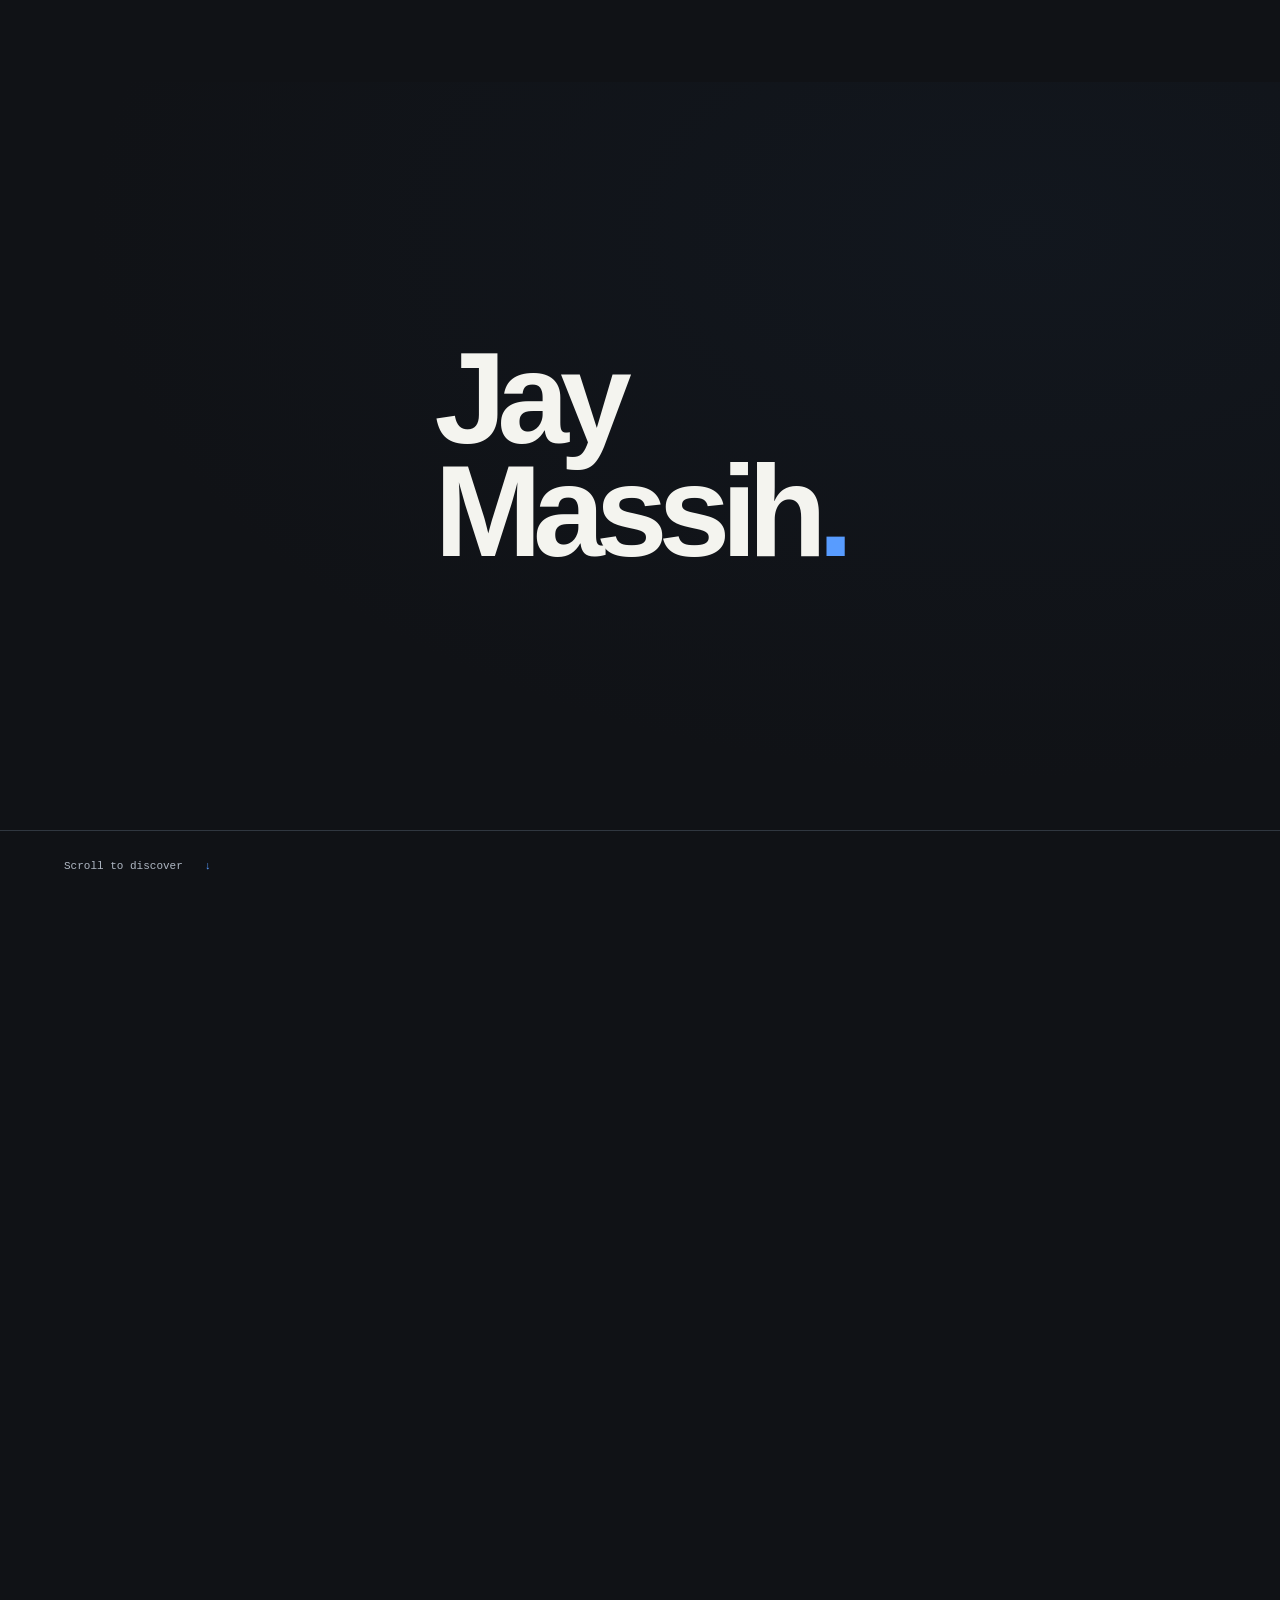
<file: index.html>
<!doctype html><html lang="en"><head><meta charset="utf-8"><meta name="viewport" content="width=device-width,initial-scale=1"><title>Jay Massih</title><meta name="description" content="Jay Massih — DJ, drummer and music producer based in Dubai."><script>location.replace('home/'+location.search+location.hash);</script><noscript><meta http-equiv="refresh" content="0; url=home/"></noscript><style>body{background:#101216;color:#f4f4ef;font:18px Arial;padding:10vh 8%}a{color:#589cff}</style></head><body><p><a href="home/">Enter Jay Massih’s website →</a></p></body></html>
</file>
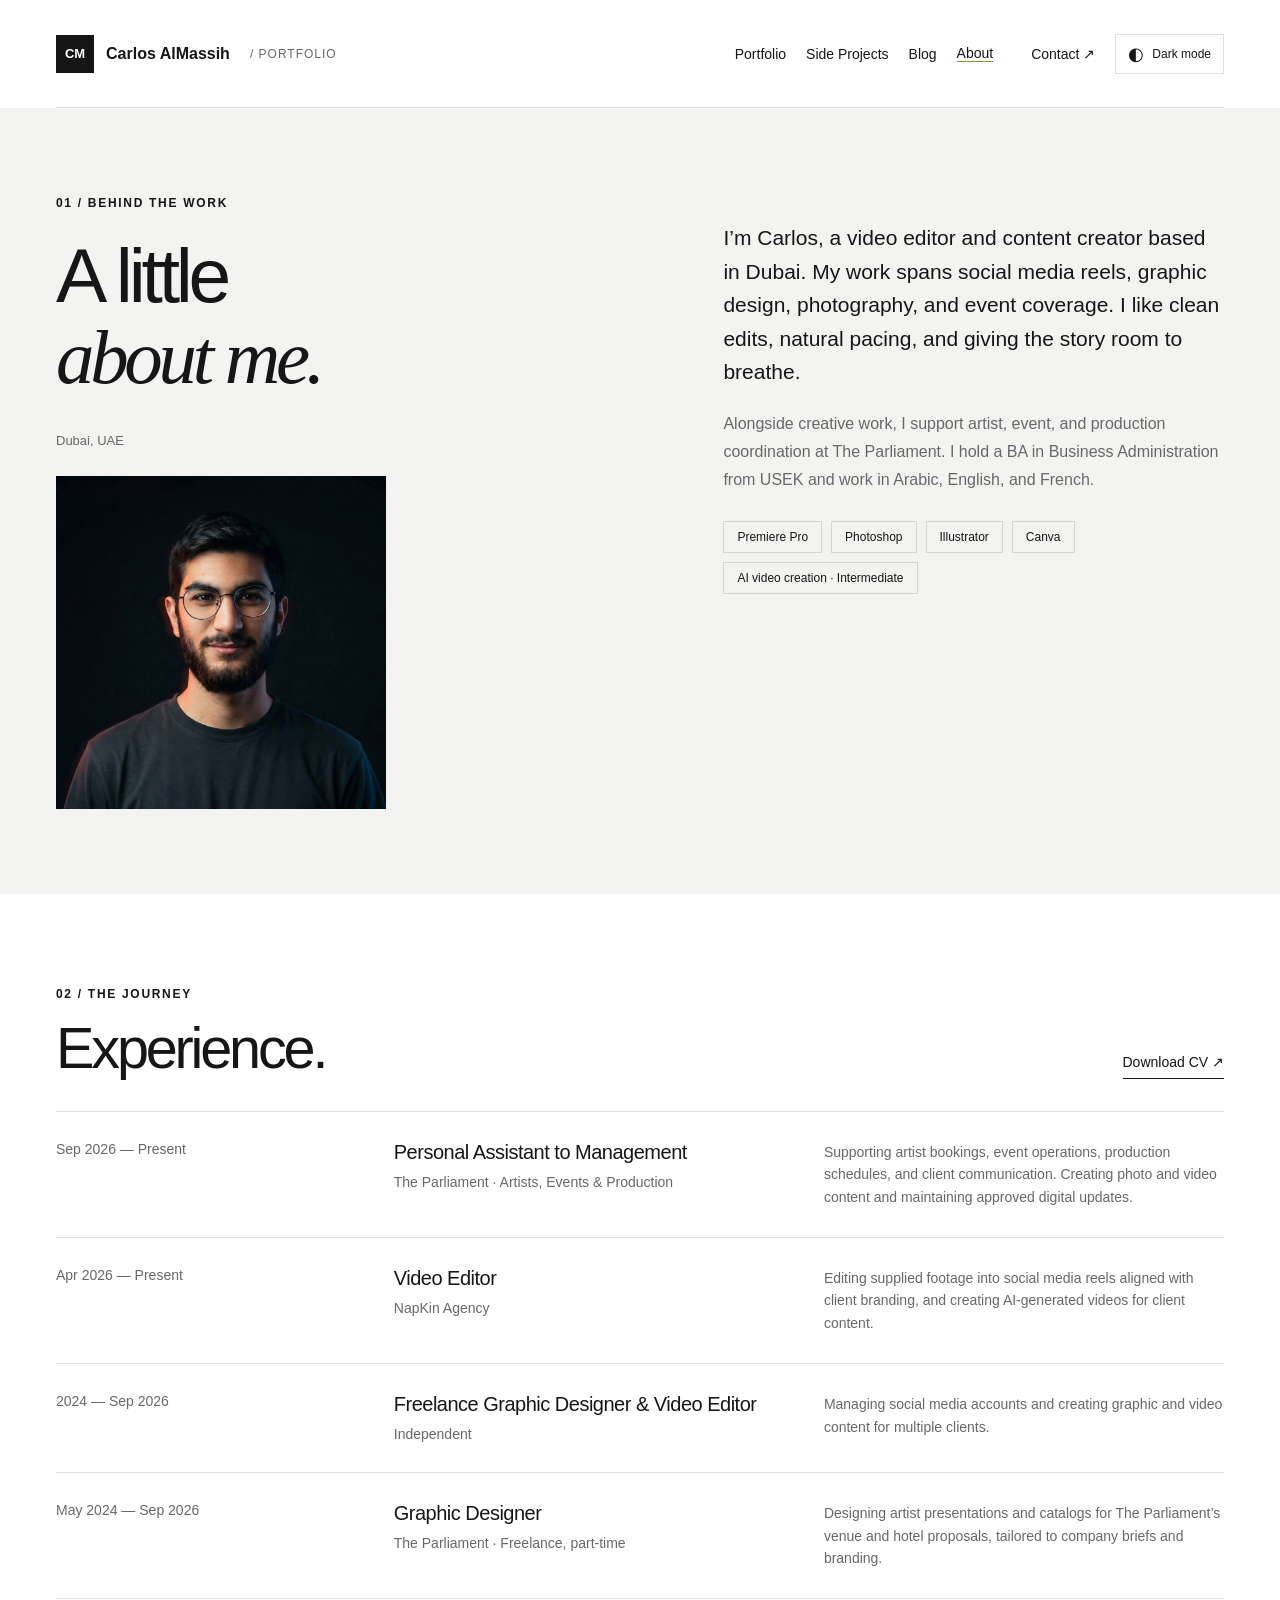
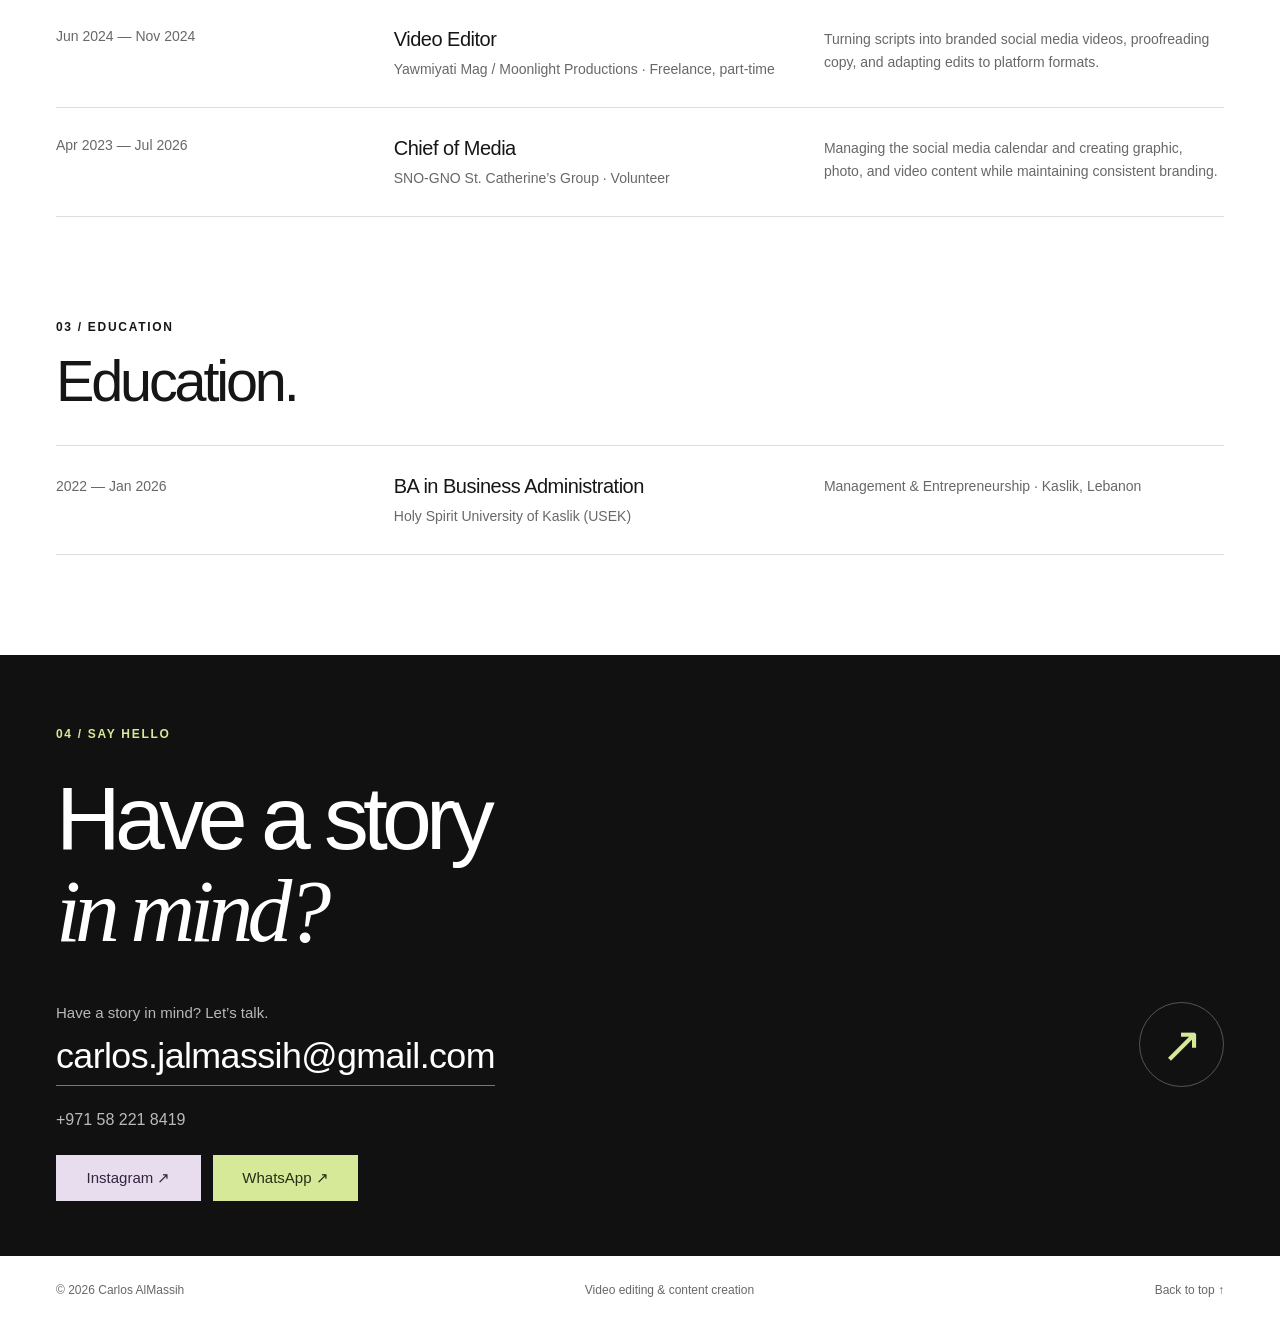
<file: about/index.html>
<!doctype html>
<html lang="en">
<head>
  <base href="../">
  <meta charset="utf-8"><meta name="viewport" content="width=device-width,initial-scale=1">
  <meta name="description" content="Selected video editing and videography work.">
  <meta name="referrer" content="strict-origin-when-cross-origin">
  <meta name="theme-color" content="#111111">
  <title>Selected Work — Video Portfolio</title>
  <script src="theme.js"></script>
  <link rel="stylesheet" href="style.css">
  <script src="content.js" defer></script><script src="script.js" defer></script><script src="about-content.js" defer></script><script src="about.js" defer></script>
</head>
<body data-page="about">
<a class="skip" href="about/#about">Skip to about me</a>
<header class="header wrap">
  <a class="brand" href="./" aria-label="Home"><span class="monogram" data-initials>YN</span><span data-name>Your Name</span><span class="brand-label">/ PORTFOLIO</span></a>
  <nav aria-label="Main navigation"><a href="portfolio/">Portfolio</a><a href="side-projects/">Side Projects</a><a href="blog/">Blog</a><a href="about/">About</a><a href="./#contact" class="nav-contact">Contact ↗</a><button class="theme-toggle" type="button" aria-label="Switch to dark mode" aria-pressed="false"><span aria-hidden="true">◐</span><span class="theme-label">Dark mode</span></button></nav>
</header>
<main>
<section id="about" class="about" aria-labelledby="about-title"><div class="wrap about-grid">
  <div><span class="eyebrow">01 / Behind the work</span><h1 id="about-title">A little<br><em>about me.</em></h1><span class="location" data-location></span><img class="about-portrait" src="assets/carlos-portrait.jpg" alt="Portrait of Carlos AlMassih" width="1080" height="1088" loading="lazy"></div>
  <div class="about-copy"><p class="lead" data-about></p><p data-about-second></p><div class="skills" id="skills"></div></div>
</div></section><section id="experience" class="experience wrap" aria-labelledby="experience-title"><div class="section-heading"><div><span class="eyebrow">02 / The journey</span><h2 id="experience-title">Experience.</h2></div><a id="cv-link" class="text-link" hidden>Download CV ↗</a></div><div id="experience-list"></div></section><section id="education" class="experience wrap education-section" aria-labelledby="education-title"><div class="section-heading"><div><span class="eyebrow">03 / Education</span><h2 id="education-title">Education.</h2></div></div><div id="education-list"></div></section>
<section id="contact" class="contact" aria-labelledby="contact-title"><div class="wrap"><span class="eyebrow">04 / Say hello</span><h2 id="contact-title">Have a story<br><em>in mind?</em></h2><div class="contact-bottom"><div><p>Have a story in mind? Let’s talk.</p><a id="email-link" class="email-link" hidden></a><p id="email-placeholder" class="contact-placeholder">Your email goes here</p></div><a class="contact-arrow" id="contact-arrow" aria-label="Send an email" hidden>↗</a></div><a id="phone-link" class="phone-link"></a><div id="socials" class="socials contact-buttons"></div></div></section>
</main>
<footer class="wrap"><span>© <span data-year></span> <span data-name>Your Name</span></span><span>Video editing & content creation</span><a href="about/">Back to top ↑</a></footer>
<dialog id="project-dialog" aria-labelledby="dialog-title"><div class="dialog-head"><span class="eyebrow">Project details</span><button id="close-dialog" aria-label="Close project">✕</button></div><div id="player"></div><div class="dialog-copy"><p id="dialog-category" class="eyebrow"></p><h2 id="dialog-title"></h2><p id="dialog-description"></p><p id="dialog-credits"></p><p id="dialog-collaborators"></p><p id="dialog-tools"></p><a id="external-video" target="_blank" rel="noopener noreferrer" hidden>Open original video ↗</a></div></dialog>
<dialog id="photo-dialog" aria-labelledby="photo-caption"><div class="dialog-head"><span class="eyebrow">Photography</span><button id="close-photo" aria-label="Close photograph">✕</button></div><img id="photo-full" alt=""><p id="photo-caption"></p></dialog><noscript><p class="wrap">Please enable JavaScript to view projects and contact details.</p></noscript>
</body></html>
</file>
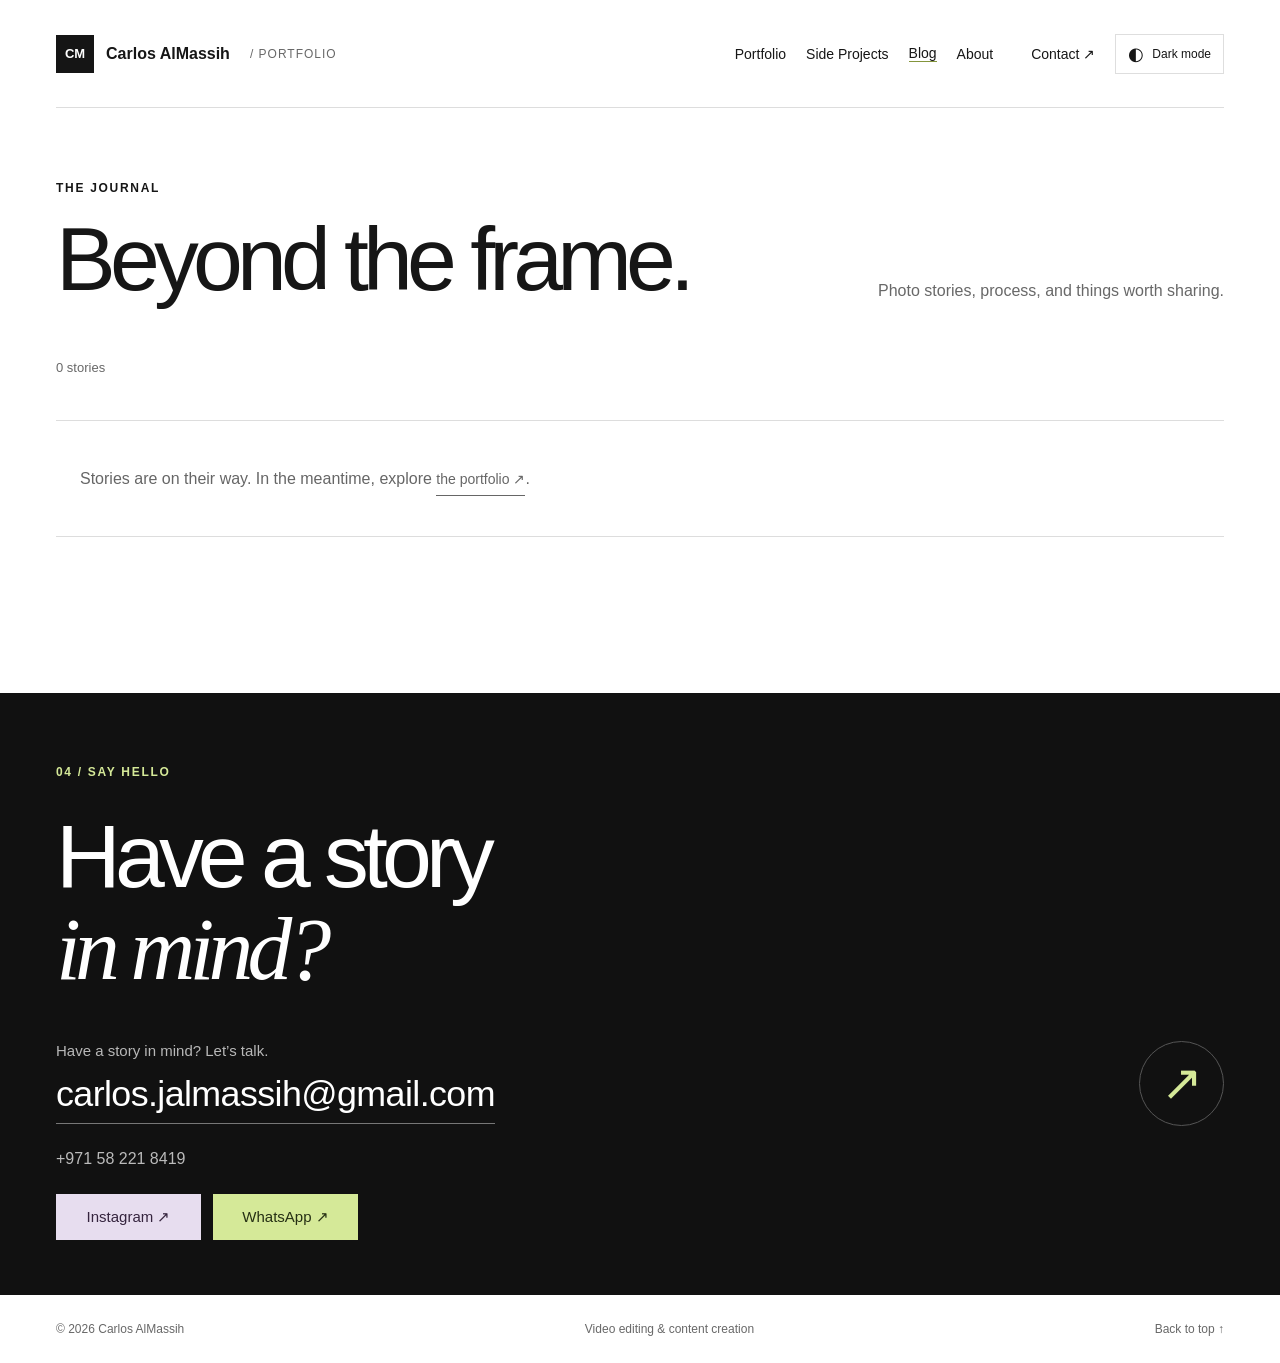
<file: blog/index.html>
<!doctype html>
<html lang="en">
<head>
  <base href="../">
  <meta charset="utf-8"><meta name="viewport" content="width=device-width,initial-scale=1">
  <meta name="description" content="Selected video editing and videography work.">
  <meta name="referrer" content="strict-origin-when-cross-origin">
  <meta name="theme-color" content="#111111">
  <title>Selected Work — Video Portfolio</title>
  <script src="theme.js"></script>
  <link rel="stylesheet" href="style.css">
  <script src="content.js" defer></script><script src="script.js" defer></script><script src="blog-content.js" defer></script><script src="blog.js" defer></script>
</head>
<body data-page="blog">
<a class="skip" href="blog/#blog-grid">Skip to content</a>
<header class="header wrap">
  <a class="brand" href="./" aria-label="Home"><span class="monogram" data-initials>YN</span><span data-name>Your Name</span><span class="brand-label">/ PORTFOLIO</span></a>
  <nav aria-label="Main navigation"><a href="portfolio/">Portfolio</a><a href="side-projects/">Side Projects</a><a href="blog/">Blog</a><a href="about/">About</a><a href="./#contact" class="nav-contact">Contact ↗</a><button class="theme-toggle" type="button" aria-label="Switch to dark mode" aria-pressed="false"><span aria-hidden="true">◐</span><span class="theme-label">Dark mode</span></button></nav>
</header>
<main><section class="wrap page-work journal"><div class="section-heading"><div><span class="eyebrow">The journal</span><h1 class="page-title">Beyond the frame.</h1></div><p>Photo stories, process, and things worth sharing.</p></div><div id="blog-filters" class="filter-buttons" role="group" aria-label="Post category"></div><p id="blog-count" class="result-count" aria-live="polite"></p><div id="blog-grid" class="journal-grid"></div><p id="blog-empty" class="empty-gallery">Stories are on their way. In the meantime, explore <a class="text-link" href="portfolio/">the portfolio ↗</a>.</p></section><section id="contact" class="contact" aria-labelledby="contact-title"><div class="wrap"><span class="eyebrow">04 / Say hello</span><h2 id="contact-title">Have a story<br><em>in mind?</em></h2><div class="contact-bottom"><div><p>Have a story in mind? Let’s talk.</p><a id="email-link" class="email-link" hidden></a><p id="email-placeholder" class="contact-placeholder">Your email goes here</p></div><a class="contact-arrow" id="contact-arrow" aria-label="Send an email" hidden>↗</a></div><a id="phone-link" class="phone-link"></a><div id="socials" class="socials contact-buttons"></div></div></section>
</main>
<footer class="wrap"><span>© <span data-year></span> <span data-name>Your Name</span></span><span>Video editing & content creation</span><a href="blog/#">Back to top ↑</a></footer>
<dialog id="project-dialog" aria-labelledby="dialog-title"><div class="dialog-head"><span class="eyebrow">Project details</span><button id="close-dialog" aria-label="Close project">✕</button></div><div id="player"></div><div class="dialog-copy"><p id="dialog-category" class="eyebrow"></p><h2 id="dialog-title"></h2><p id="dialog-description"></p><p id="dialog-credits"></p><p id="dialog-collaborators"></p><p id="dialog-tools"></p><a id="external-video" target="_blank" rel="noopener noreferrer" hidden>Open original video ↗</a></div></dialog>
<dialog id="photo-dialog" aria-labelledby="photo-caption"><div class="dialog-head"><span class="eyebrow">Photography</span><button id="close-photo" aria-label="Close photograph">✕</button></div><img id="photo-full" alt=""><p id="photo-caption"></p></dialog><noscript><p class="wrap">Please enable JavaScript to view projects and contact details.</p></noscript>
</body></html>
</file>
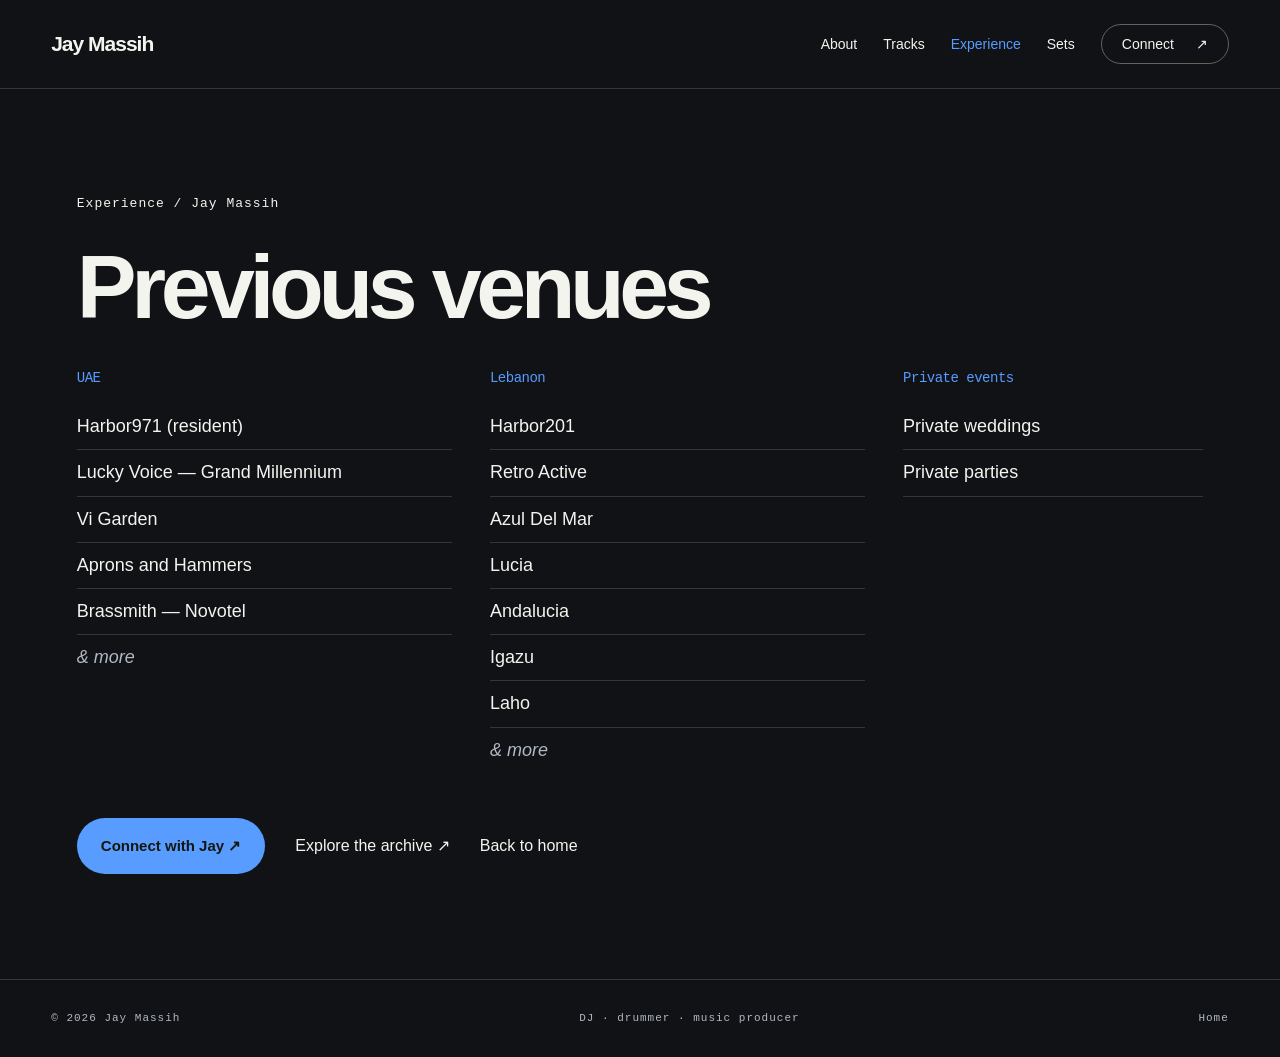
<file: experience/index.html>
<!doctype html><html lang="en"><head><meta charset="utf-8"><meta name="viewport" content="width=device-width,initial-scale=1"><meta name="description" content="Previous venues by Jay Massih, DJ, drummer and music producer based in Dubai."><title>Previous venues — Jay Massih</title><link rel="icon" type="image/svg+xml" href="data:image/svg+xml,%3Csvg xmlns='http://www.w3.org/2000/svg' viewBox='0 0 64 64'%3E%3Crect width='64' height='64' rx='12' fill='%23589cff'/%3E%3Ctext x='12' y='46' font-family='Arial' font-weight='900' font-size='39'%3EJ.%3C/text%3E%3C/svg%3E"><link rel="stylesheet" href="../assets/css/style.css?v=11"></head><body><a class="skip" href="#main">Skip to content</a><header><a href="../home/" class="logo" aria-label="Jay Massih home">Jay Massih</a><nav aria-label="Main navigation"><a href="../home/#about">About</a><a href="../tracks/">Tracks</a><a href="../experience/" aria-current="page">Experience</a><a href="../sets/">Sets</a><a class="nav-contact" href="../home/#connect">Connect <span>↗</span></a></nav></header><main id="main"><section class="experience-page section"><p class="eyebrow">Experience / Jay Massih</p><h1>Previous venues</h1><div class="venue-regions"><div class="venue-region"><h3>UAE</h3><ul class="previous-venues"><li>Harbor971 (resident)</li><li>Lucky Voice — Grand Millennium</li><li>Vi Garden</li><li>Aprons and Hammers</li><li>Brassmith — Novotel</li><li class="venue-more">&amp; more</li></ul></div><div class="venue-region"><h3>Lebanon</h3><ul class="previous-venues"><li>Harbor201</li><li>Retro Active</li><li>Azul Del Mar</li><li>Lucia</li><li>Andalucia</li><li>Igazu</li><li>Laho</li><li class="venue-more">&amp; more</li></ul></div><div class="venue-region"><h3>Private events</h3><ul class="previous-venues"><li>Private weddings</li><li>Private parties</li></ul></div></div><div class="experience-return"><a class="button" href="../home/#connect">Connect with Jay ↗</a><a href="../archive/">Explore the archive ↗</a><a href="../home/">Back to home</a></div></section></main><footer><span>© 2026 Jay Massih</span><span>DJ · drummer · music producer</span><a href="../home/">Home</a></footer><script src="../assets/js/site.js?v=11"></script></body></html>
</file>
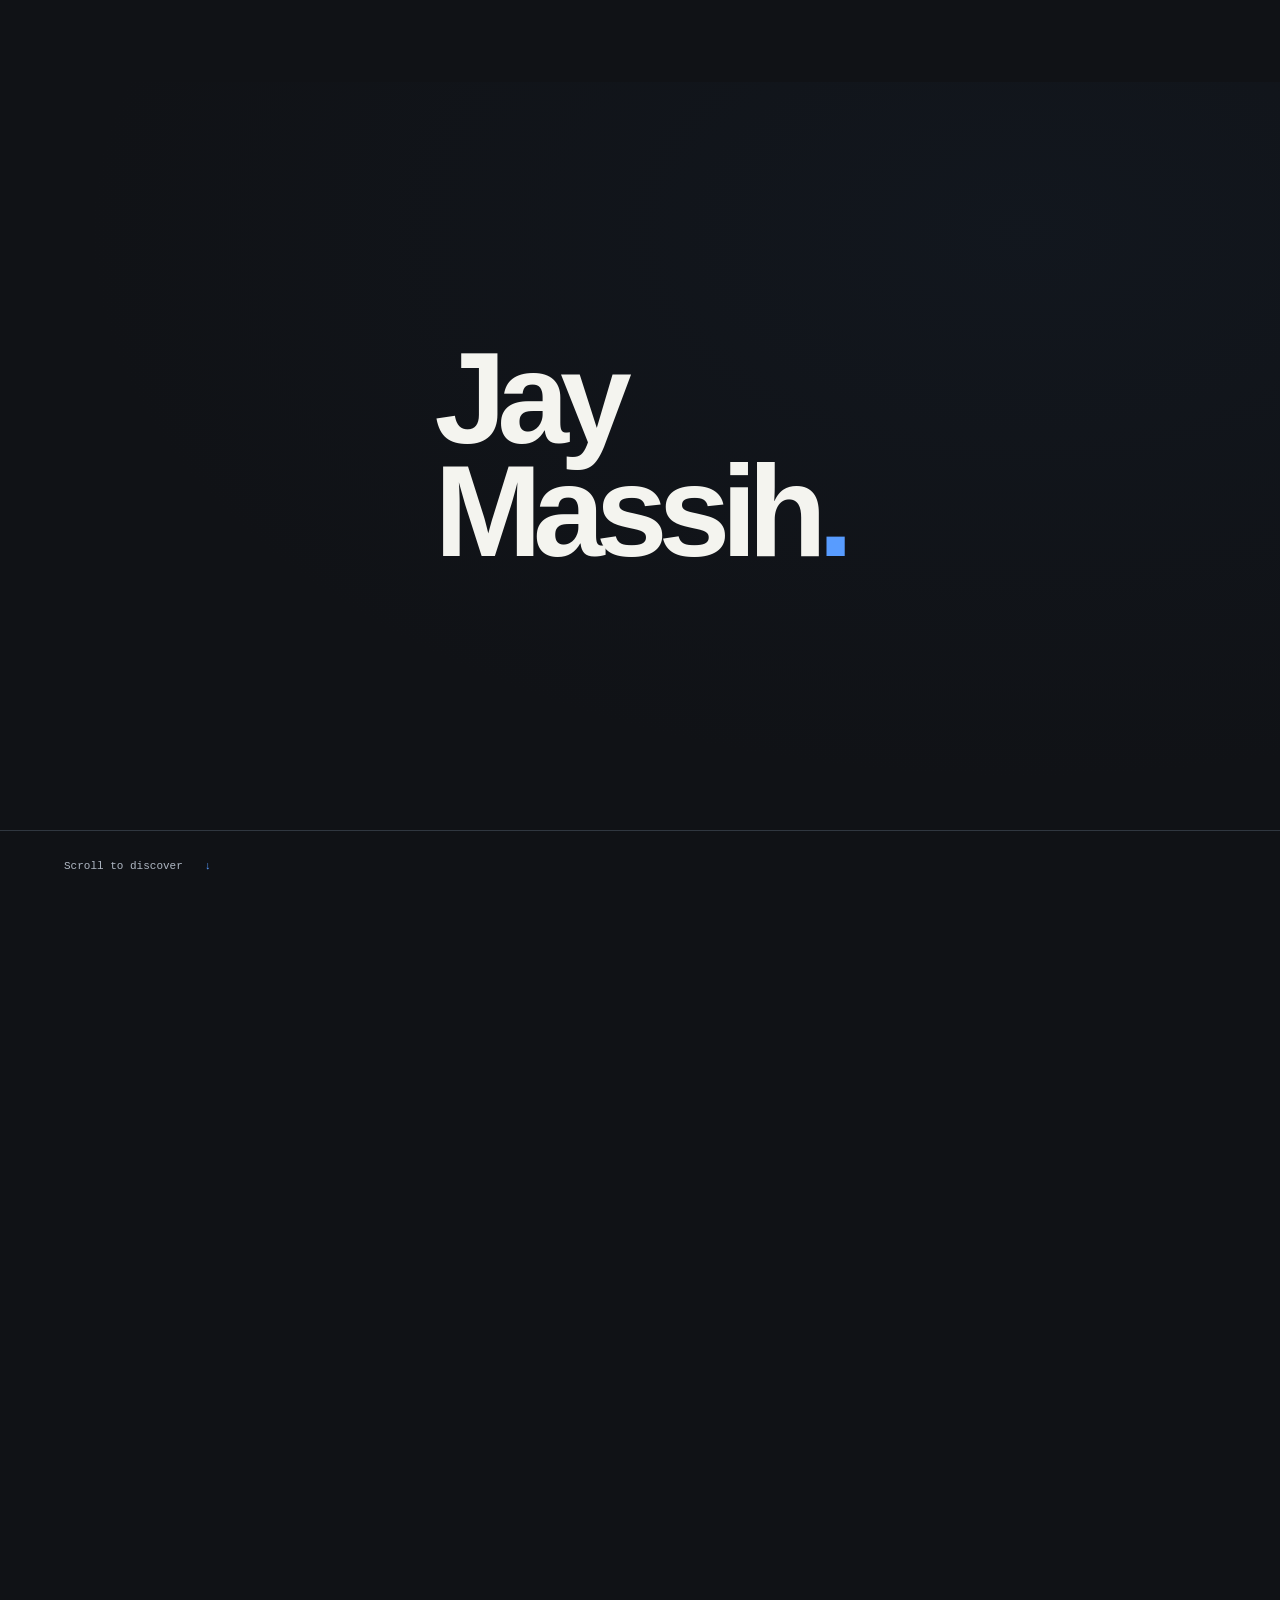
<file: home/index.html>
<!doctype html><html lang="en"><head><meta charset="utf-8"><meta name="viewport" content="width=device-width,initial-scale=1"><meta name="description" content="Jay Massih is a Dubai-based DJ, drummer and music producer. Explore his music, biography and live experience."><title>Jay Massih — DJ, drummer & music producer</title><link rel="icon" type="image/svg+xml" href="data:image/svg+xml,%3Csvg xmlns='http://www.w3.org/2000/svg' viewBox='0 0 64 64'%3E%3Crect width='64' height='64' rx='12' fill='%23589cff'/%3E%3Ctext x='12' y='46' font-family='Arial' font-weight='900' font-size='39'%3EJ.%3C/text%3E%3C/svg%3E"><link rel="stylesheet" href="../assets/css/style.css?v=11"></head><body class="story-home">
<a class="skip" href="#main">Skip to content</a><header><a href="#" class="logo" aria-label="Jay Massih home">Jay Massih</a><nav aria-label="Main navigation"><a href="#about">About</a><a href="../tracks/">Tracks</a><a href="../experience/">Experience</a><a href="../sets/">Sets</a><a class="nav-contact" href="#connect">Connect <span>↗</span></a></nav></header>
<main id="main" tabindex="-1" aria-label="Jay Massih portfolio"><section id="home" class="hero story-scene" aria-labelledby="hero-title"><div class="hero-copy"><p class="eyebrow">DJ / drummer / music producer · Dubai</p><h1 id="hero-title">Jay<br>Massih<span class="period">.</span></h1><p class="tag">Musician first.<br>Always in the groove.</p><p class="intro-copy">Rooted in musicianship.<br>Music that moves with the room.</p><a class="button" href="#music">Explore the music <span>↘</span></a></div><figure class="hero-photo" tabindex="0" aria-label="Portrait of Jay Massih"><img src="../assets/jay-portrait.jpg" alt="Jay Massih" fetchpriority="high"><figcaption>Jihad Al Massih <span>Artist & musician</span></figcaption></figure><span class="hero-watermark" aria-hidden="true">Feel<br>the rhythm.</span></section>

<section id="about" class="story-scene section about"><div class="section-label"><span>01 / The artist</span></div><div class="about-body"><h2>A lifetime of rhythm.<br>A sound without borders.</h2><div class="bio-columns"><p>Jay Massih, whose full professional name is Jihad Al Massih, is a DJ, drummer and music producer based in Dubai. Raised around music and musicians in Lebanon, he developed his ear through tape collections, mentorship and years of live performance.</p><p>His approach to DJing begins with musicianship: understanding rhythm, harmony and the relationship between songs. His sets are built around seamless transitions and a feel for the people in front of him.</p></div><div class="facts"><div><strong>26</strong><span>Years in nightlife</span></div><div><strong>10</strong><span>Countries worked in</span></div></div><p class="countries">Lebanon · UAE · Bahrain · Qatar · Ghana · Jordan · Turkey · USA · Mexico · Italy</p></div></section>
<section id="music" class="story-scene section music"><div class="section-heading"><div><p class="eyebrow">02 / Latest tracks</p><h2>From the studio.</h2></div><a class="text-link" href="../tracks/">View all tracks ↗</a></div><div class="track-controls"><p>Choose a track. Find your platform.</p><div><button type="button" data-scroll="-1" aria-label="Previous tracks" aria-controls="latest-tracks">←</button><button type="button" data-scroll="1" aria-label="Next tracks" aria-controls="latest-tracks">→</button></div></div><div id="latest-tracks" class="track-carousel" tabindex="0" aria-label="Latest tracks"><article class="release track-card" id="track-8"><div class="cover"><img src="../assets/sans-toi.jpg" alt="Sans toi cover artwork" loading="lazy"></div><div class="release-meta"><span>Single / 2026</span><span>New release</span></div><h3>Sans toi</h3><p>Jay Massih feat. Stephanie Fikany</p><details class="listen-picker" name="platform-choice"><summary aria-label="Choose where to listen to Sans toi"><span class="closed-label">Listen +</span><span class="open-label">Close −</span></summary><div class="listen-options" role="dialog" aria-modal="true" aria-label="Choose a music platform" tabindex="-1"><button class="popup-close" type="button" aria-label="Close platform popup">×</button><p class="eyebrow">Choose your platform</p><h4>Sans toi</h4><p>Jay Massih feat. Stephanie Fikany</p><p class="release-detail">Released 3 October 2026<br>Record label: Jay Massih</p><a class="platform-link" href="https://open.spotify.com/track/7wC6e5nogEh710U2lG8HPH" target="_blank" rel="noopener"><img class="provider-icon" src="../assets/icons/spotify.svg" alt="" width="26" height="26"><span>Spotify<small>Open track</small></span><span aria-hidden="true">↗</span></a><a class="platform-link" href="https://music.apple.com/us/album/sans-toi-feat-stephanie-fikany/6817136044?i=6817136046" target="_blank" rel="noopener"><img class="provider-icon" src="../assets/icons/applemusic.svg" alt="" width="26" height="26"><span>Apple Music<small>Open track</small></span><span aria-hidden="true">↗</span></a><a class="platform-link" href="https://www.youtube.com/watch?v=5e5tpMfD8P0" target="_blank" rel="noopener"><img class="provider-icon" src="../assets/icons/youtube.svg" alt="" width="26" height="26"><span>YouTube<small>Open track</small></span><span aria-hidden="true">↗</span></a><a class="platform-link" href="https://music.youtube.com/watch?v=5e5tpMfD8P0" target="_blank" rel="noopener"><img class="provider-icon" src="../assets/icons/youtube.svg" alt="" width="26" height="26"><span>YouTube Music<small>Open track</small></span><span aria-hidden="true">↗</span></a><a class="platform-link" href="https://www.deezer.com/track/4315929702" target="_blank" rel="noopener"><img class="provider-icon" src="../assets/icons/deezer.svg" alt="" width="26" height="26"><span>Deezer<small>Open track</small></span><span aria-hidden="true">↗</span></a><a class="platform-link" href="https://music.amazon.com/albums/B0HLBLBB83?trackAsin=B0HLBSW17G" target="_blank" rel="noopener"><img class="provider-icon" src="../assets/icons/amazonmusic.png" alt="" width="26" height="26"><span>Amazon Music<small>Open track</small></span><span aria-hidden="true">↗</span></a><a class="platform-link" href="https://listen.tidal.com/track/565078013" target="_blank" rel="noopener"><img class="provider-icon" src="../assets/icons/tidal.svg" alt="" width="26" height="26"><span>Tidal<small>Open track</small></span><span aria-hidden="true">↗</span></a><a class="platform-link" href="https://music.apple.com/us/album/sans-toi-feat-stephanie-fikany/6817136044?i=6817136046&amp;app=itunes" target="_blank" rel="noopener"><img class="provider-icon" src="../assets/icons/applemusic.svg" alt="" width="26" height="26"><span>iTunes<small>Buy track</small></span><span aria-hidden="true">↗</span></a></div></details></article>
<article class="release track-card" id="track-1"><div class="cover"><img src="../assets/alone.jpg" alt="Alone in the dark cover artwork" loading="lazy"></div><div class="release-meta"><span>Single / 2026</span><span>01</span></div><h3>Alone in the dark</h3><p>Jay Massih</p><details class="listen-picker" name="platform-choice"><summary aria-label="Choose where to listen to Alone in the dark"><span class="closed-label">Listen +</span><span class="open-label">Close −</span></summary><div class="listen-options" role="dialog" aria-modal="true" aria-label="Choose a music platform" tabindex="-1"><button class="popup-close" type="button" aria-label="Close platform popup">×</button><p class="eyebrow">Choose your platform</p><h4>Alone in the dark</h4><p>Jay Massih · 2026</p><a class="platform-link" href="https://music.apple.com/ca/album/alone-in-the-dark-single/6785182268" target="_blank" rel="noopener"><img class="provider-icon" src="../assets/icons/applemusic.svg" alt="" width="26" height="26"><span>Apple Music<small>Open release</small></span><span aria-hidden="true">↗</span></a><a class="platform-link" href="https://open.spotify.com/search/Jay%20Massih%20Alone%20in%20the%20dark" target="_blank" rel="noopener"><img class="provider-icon" src="../assets/icons/spotify.svg" alt="" width="26" height="26"><span>Spotify<small>Search for this track</small></span><span aria-hidden="true">↗</span></a><a class="platform-link" href="https://www.youtube.com/watch?v=MxZyQP1oaBI" target="_blank" rel="noopener"><img class="provider-icon" src="../assets/icons/youtube.svg" alt="" width="26" height="26"><span>YouTube<small>Open track</small></span><span aria-hidden="true">↗</span></a><a class="platform-link" href="https://play.anghami.com/artist/19598595" target="_blank" rel="noopener"><img class="provider-icon" src="../assets/icons/anghami.png" alt="" width="26" height="26"><span>Anghami<small>Browse artist channel</small></span><span aria-hidden="true">↗</span></a></div></details></article>
<article class="release track-card" id="track-2"><div class="cover"><img src="../assets/fear.jpg" alt="Fear cover artwork" loading="lazy"></div><div class="release-meta"><span>Single / 2026</span><span>02</span></div><h3>Fear</h3><p>Jay Massih</p><details class="listen-picker" name="platform-choice"><summary aria-label="Choose where to listen to Fear"><span class="closed-label">Listen +</span><span class="open-label">Close −</span></summary><div class="listen-options" role="dialog" aria-modal="true" aria-label="Choose a music platform" tabindex="-1"><button class="popup-close" type="button" aria-label="Close platform popup">×</button><p class="eyebrow">Choose your platform</p><h4>Fear</h4><p>Jay Massih · 2026</p><a class="platform-link" href="https://music.apple.com/ca/album/fear-single/6784952772" target="_blank" rel="noopener"><img class="provider-icon" src="../assets/icons/applemusic.svg" alt="" width="26" height="26"><span>Apple Music<small>Open release</small></span><span aria-hidden="true">↗</span></a><a class="platform-link" href="https://open.spotify.com/search/Jay%20Massih%20FEAR" target="_blank" rel="noopener"><img class="provider-icon" src="../assets/icons/spotify.svg" alt="" width="26" height="26"><span>Spotify<small>Search for this track</small></span><span aria-hidden="true">↗</span></a><a class="platform-link" href="https://www.youtube.com/watch?v=cH25UV2vvQU" target="_blank" rel="noopener"><img class="provider-icon" src="../assets/icons/youtube.svg" alt="" width="26" height="26"><span>YouTube<small>Open track</small></span><span aria-hidden="true">↗</span></a><a class="platform-link" href="https://play.anghami.com/artist/19598595" target="_blank" rel="noopener"><img class="provider-icon" src="../assets/icons/anghami.png" alt="" width="26" height="26"><span>Anghami<small>Browse artist channel</small></span><span aria-hidden="true">↗</span></a></div></details></article></div></section>
<section id="experience" class="story-scene section venue-section"><div class="section-heading"><div><p class="eyebrow">03 / Experience</p><h2>Previous venues</h2></div><div class="venue-links"><a class="text-link" href="../experience/">View venues ↗</a><a class="archive-history-link" href="../archive/">Explore the archive ↗</a></div></div><div class="venue-regions"><div class="venue-region"><h3>UAE</h3><ul class="previous-venues"><li>Harbor971 (resident)</li><li>Lucky Voice — Grand Millennium</li><li>Vi Garden</li><li>Aprons and Hammers</li><li>Brassmith — Novotel</li><li class="venue-more">&amp; more</li></ul></div><div class="venue-region"><h3>Lebanon</h3><ul class="previous-venues"><li>Harbor201</li><li>Retro Active</li><li>Azul Del Mar</li><li>Lucia</li><li>Andalucia</li><li>Igazu</li><li>Laho</li><li class="venue-more">&amp; more</li></ul></div><div class="venue-region"><h3>Private events</h3><ul class="previous-venues"><li>Private weddings</li><li>Private parties</li></ul></div></div></section>
<section id="sets" class="story-scene section sets-teaser"><div class="sets-copy"><p class="eyebrow">04 / Behind the decks</p><h2>One room.<br>A shared rhythm.</h2><p>Live performances and recorded sessions, in full.</p><a class="button" href="../sets/">Explore the sets ↗</a></div><a class="set-feature" href="../sets/" aria-label="Explore live and recorded sets"><div class="record-art" aria-hidden="true"><span>J.</span></div><span class="set-feature-label">Live & recorded <span>↗</span></span></a></section><section id="connect" class="story-scene connect"><div class="contact-intro"><p class="eyebrow">05 / Get in touch</p><h2>Let's talk<br><span>music.</span></h2><p>For a night behind the decks,<br>a live set or a studio collaboration.</p><span class="contact-location">Dubai, UAE / Jay Massih</span></div><div class="contact-panel"><div class="panel-heading"><span>Bookings</span><span>01</span></div><a class="booking-number" href="tel:+971563114184">+971 56 311 4184</a><div class="booking-actions"><a class="booking-action" href="tel:+971563114184" aria-label="Call Jay for bookings">Call for bookings <span aria-hidden="true">↗</span></a><a class="booking-action whatsapp-action" href="https://wa.me/971563114184" target="_blank" rel="noopener" aria-label="Message Jay on WhatsApp for bookings"><img src="../assets/icons/whatsapp.svg" width="22" height="22" alt="">WhatsApp <span aria-hidden="true">↗</span></a></div><a class="contact-social" href="https://www.instagram.com/jay_massih/" target="_blank" rel="noopener"><span>Instagram · @jay_massih</span><span aria-hidden="true">↗</span></a><div class="panel-heading channels-heading"><span>Listen & follow</span><span>02</span></div><div class="channel-rows"><a href="https://www.youtube.com/@Djjaymassih" target="_blank" rel="noopener"><span>YouTube</span><span>Videos & music ↗</span></a><a href="https://music.apple.com/ca/artist/jay-massih/1721616108" target="_blank" rel="noopener"><span>Apple Music</span><span>Releases ↗</span></a><a href="https://play.anghami.com/artist/19598595" target="_blank" rel="noopener"><span>Anghami</span><span>Artist channel ↗</span></a></div></div></section></main><div class="story-controls" aria-label="Homepage scenes"><p class="scroll-cue">Scroll to discover <span aria-hidden="true">↓</span></p><nav aria-label="Scene navigation"><button type="button" data-scene="0" aria-label="Introduction"><span class="scene-dot"></span><span class="scene-name">Introduction</span></button><button type="button" data-scene="1" aria-label="The artist"><span class="scene-dot"></span><span class="scene-name">The artist</span></button><button type="button" data-scene="2" aria-label="Latest tracks"><span class="scene-dot"></span><span class="scene-name">Latest tracks</span></button><button type="button" data-scene="3" aria-label="Venues"><span class="scene-dot"></span><span class="scene-name">Venues</span></button><button type="button" data-scene="4" aria-label="Sets"><span class="scene-dot"></span><span class="scene-name">Sets</span></button><button type="button" data-scene="5" aria-label="Connect"><span class="scene-dot"></span><span class="scene-name">Connect</span></button></nav><span class="scene-count" aria-live="polite">01 / 06</span><div class="story-progress" aria-hidden="true"></div></div><footer><span>© 2026 Jay Massih</span><span>DJ · drummer · music producer</span><a href="#">Back to top ↑</a></footer><script src="../assets/js/site.js?v=11"></script><script src="../assets/js/story.js?v=11"></script></body></html>
</file>
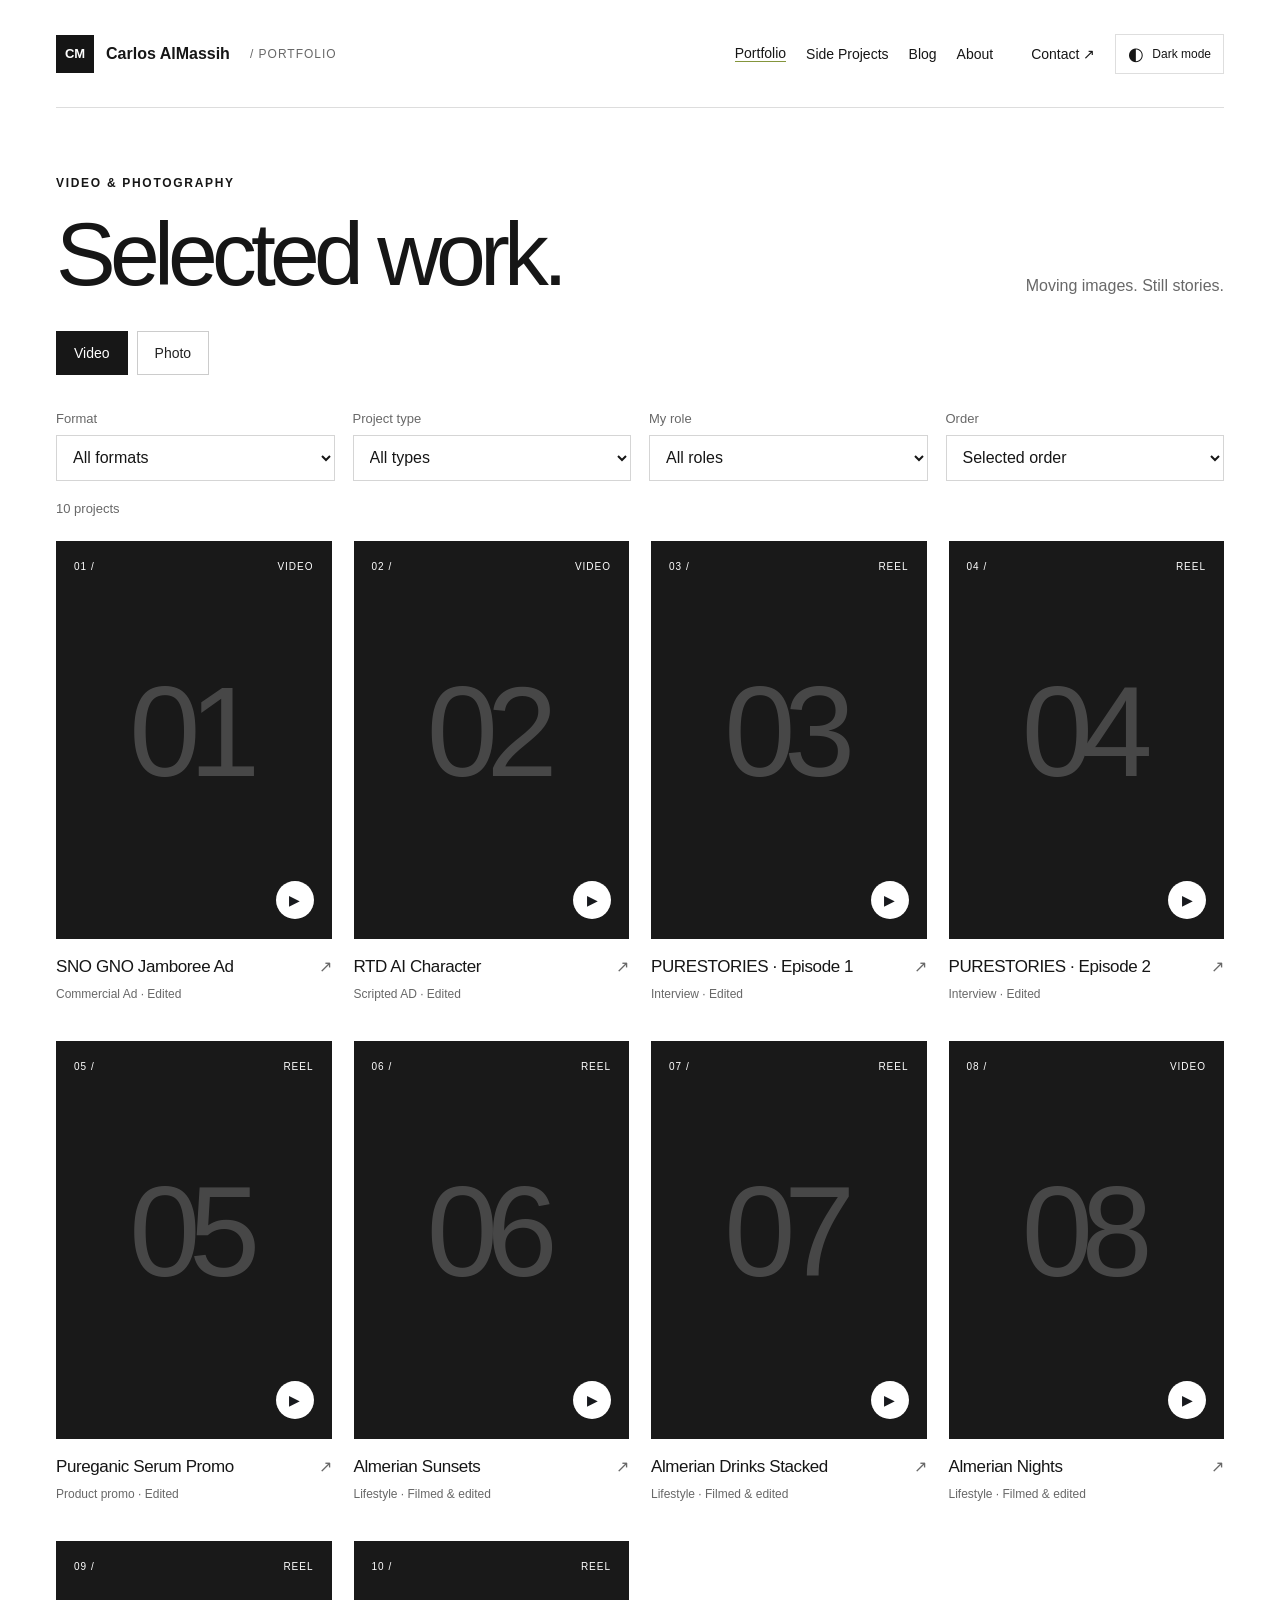
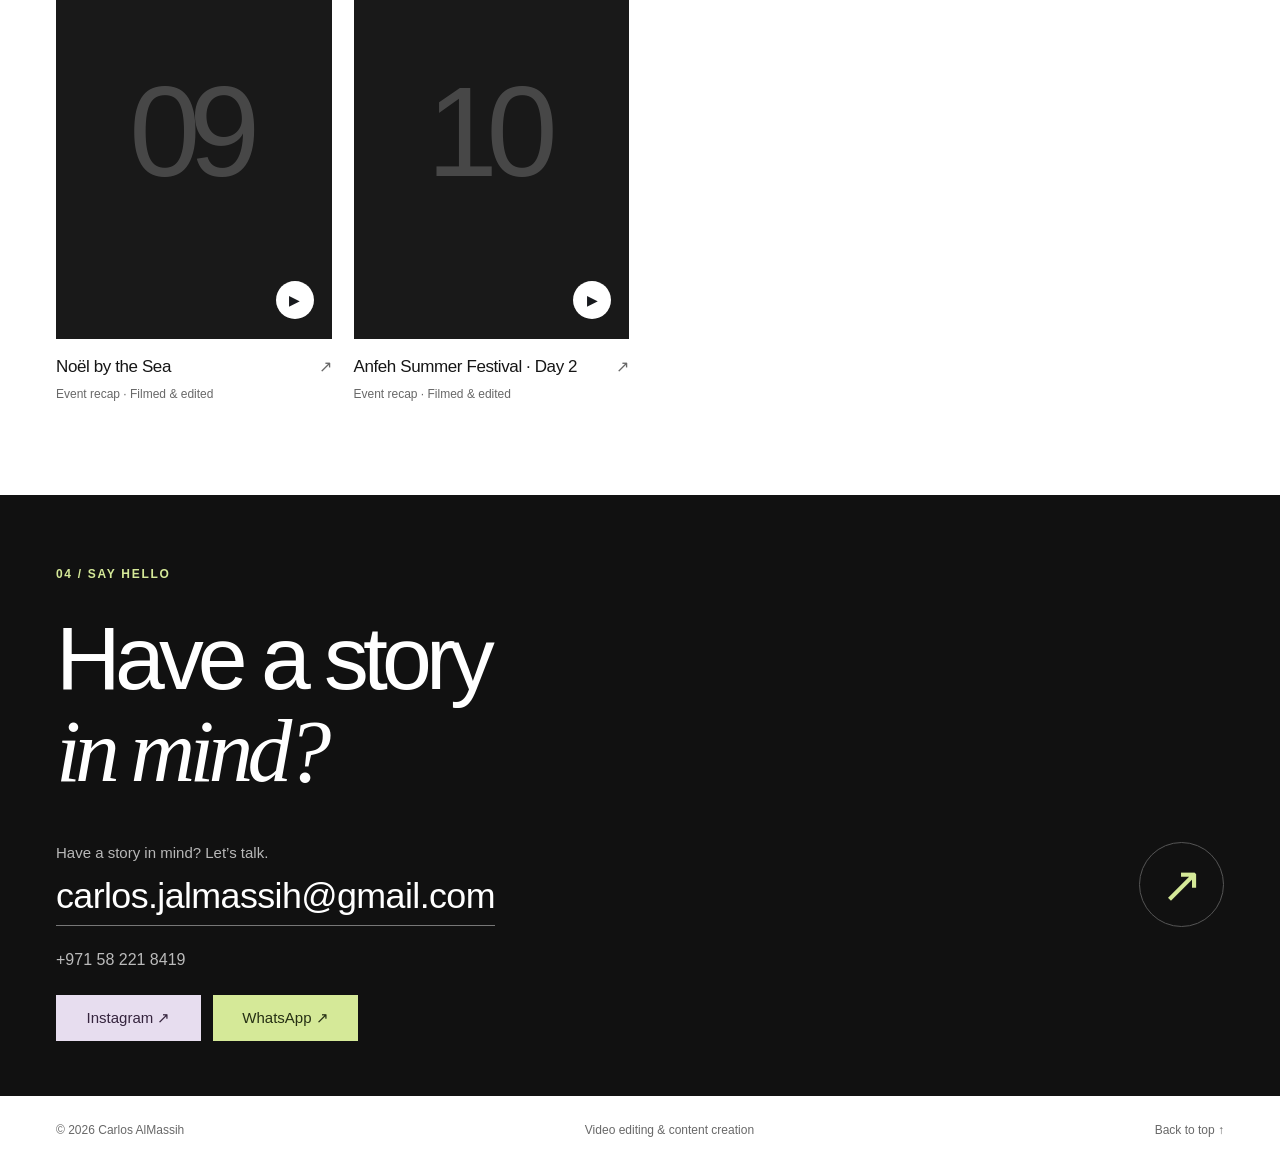
<file: portfolio/index.html>
<!doctype html>
<html lang="en">
<head>
  <base href="../">
  <meta charset="utf-8"><meta name="viewport" content="width=device-width,initial-scale=1">
  <meta name="description" content="Selected video editing and videography work.">
  <meta name="referrer" content="strict-origin-when-cross-origin">
  <meta name="theme-color" content="#111111">
  <title>Selected Work — Video Portfolio</title>
  <script src="theme.js"></script>
  <link rel="stylesheet" href="style.css">
  <script src="content.js" defer></script><script src="script.js" defer></script>
</head>
<body data-page="portfolio">
<a class="skip" href="portfolio/#work">Skip to work</a>
<header class="header wrap">
  <a class="brand" href="./" aria-label="Home"><span class="monogram" data-initials>YN</span><span data-name>Your Name</span><span class="brand-label">/ PORTFOLIO</span></a>
  <nav aria-label="Main navigation"><a href="portfolio/">Portfolio</a><a href="side-projects/">Side Projects</a><a href="blog/">Blog</a><a href="about/">About</a><a href="./#contact" class="nav-contact">Contact ↗</a><button class="theme-toggle" type="button" aria-label="Switch to dark mode" aria-pressed="false"><span aria-hidden="true">◐</span><span class="theme-label">Dark mode</span></button></nav>
</header>
<main><section id="work" class="work wrap page-work"><div class="section-heading"><div><span class="eyebrow">Video & photography</span><h1 class="page-title">Selected work.</h1></div><p>Moving images. Still stories.</p></div><div class="filter-buttons" id="media-filters" role="group" aria-label="Project medium"><button data-media="video" aria-pressed="true">Video</button><button data-media="photo" aria-pressed="false">Photo</button></div><div class="filter-buttons" id="photo-categories" role="group" aria-label="Photography category" hidden></div><div class="filter-bar"><label data-video-control>Format<select id="length-filter"><option value="all">All formats</option><option value="short">Short form</option><option value="long">Long form</option></select></label><label data-video-control>Project type<select id="type-filter"><option value="all">All types</option></select></label><label data-video-control>My role<select id="role-filter"><option value="all">All roles</option><option value="edited">Edited</option><option value="filmed">Filmed & edited</option></select></label><label>Order<select id="sort-order"><option value="selected">Selected order</option><option value="newest">Newest first</option><option value="title">Title A–Z</option></select></label></div><p id="result-count" class="result-count" aria-live="polite"></p><div id="projects" class="projects"></div><div id="no-results" class="empty-gallery" hidden><p>No projects match these filters.</p><button id="reset-filters">Reset filters</button></div></section><section id="contact" class="contact" aria-labelledby="contact-title"><div class="wrap"><span class="eyebrow">04 / Say hello</span><h2 id="contact-title">Have a story<br><em>in mind?</em></h2><div class="contact-bottom"><div><p>Have a story in mind? Let’s talk.</p><a id="email-link" class="email-link" hidden></a><p id="email-placeholder" class="contact-placeholder">Your email goes here</p></div><a class="contact-arrow" id="contact-arrow" aria-label="Send an email" hidden>↗</a></div><a id="phone-link" class="phone-link"></a><div id="socials" class="socials contact-buttons"></div></div></section>
</main>
<footer class="wrap"><span>© <span data-year></span> <span data-name>Your Name</span></span><span>Video editing & content creation</span><a href="portfolio/#">Back to top ↑</a></footer>
<dialog id="project-dialog" aria-labelledby="dialog-title"><div class="dialog-head"><span class="eyebrow">Project details</span><button id="close-dialog" aria-label="Close project">✕</button></div><div id="player"></div><div class="dialog-copy"><p id="dialog-category" class="eyebrow"></p><h2 id="dialog-title"></h2><p id="dialog-description"></p><p id="dialog-credits"></p><p id="dialog-collaborators"></p><p id="dialog-tools"></p><a id="external-video" target="_blank" rel="noopener noreferrer" hidden>Open original video ↗</a></div></dialog>
<dialog id="photo-dialog" aria-labelledby="photo-caption"><div class="dialog-head"><span class="eyebrow">Photography</span><button id="close-photo" aria-label="Close photograph">✕</button></div><img id="photo-full" alt=""><p id="photo-caption"></p></dialog><noscript><p class="wrap">Please enable JavaScript to view projects and contact details.</p></noscript>
</body></html>
</file>
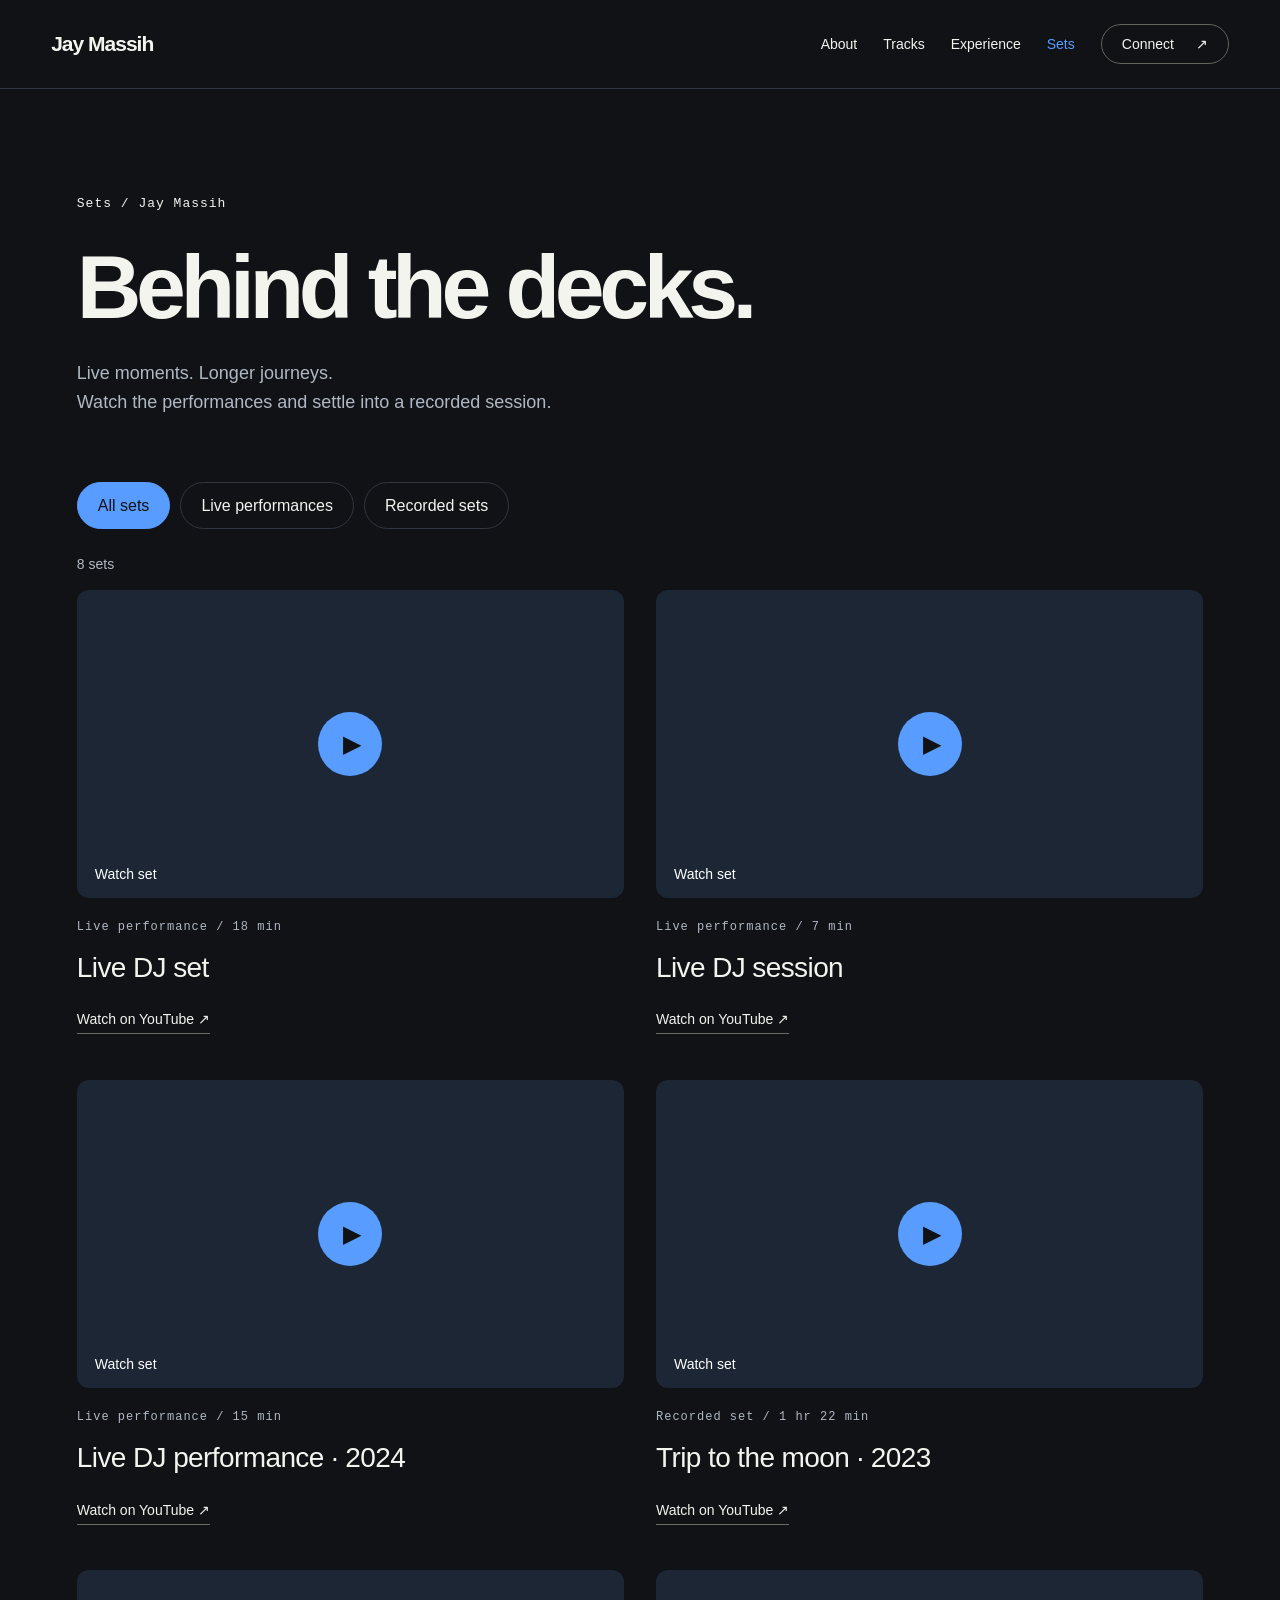
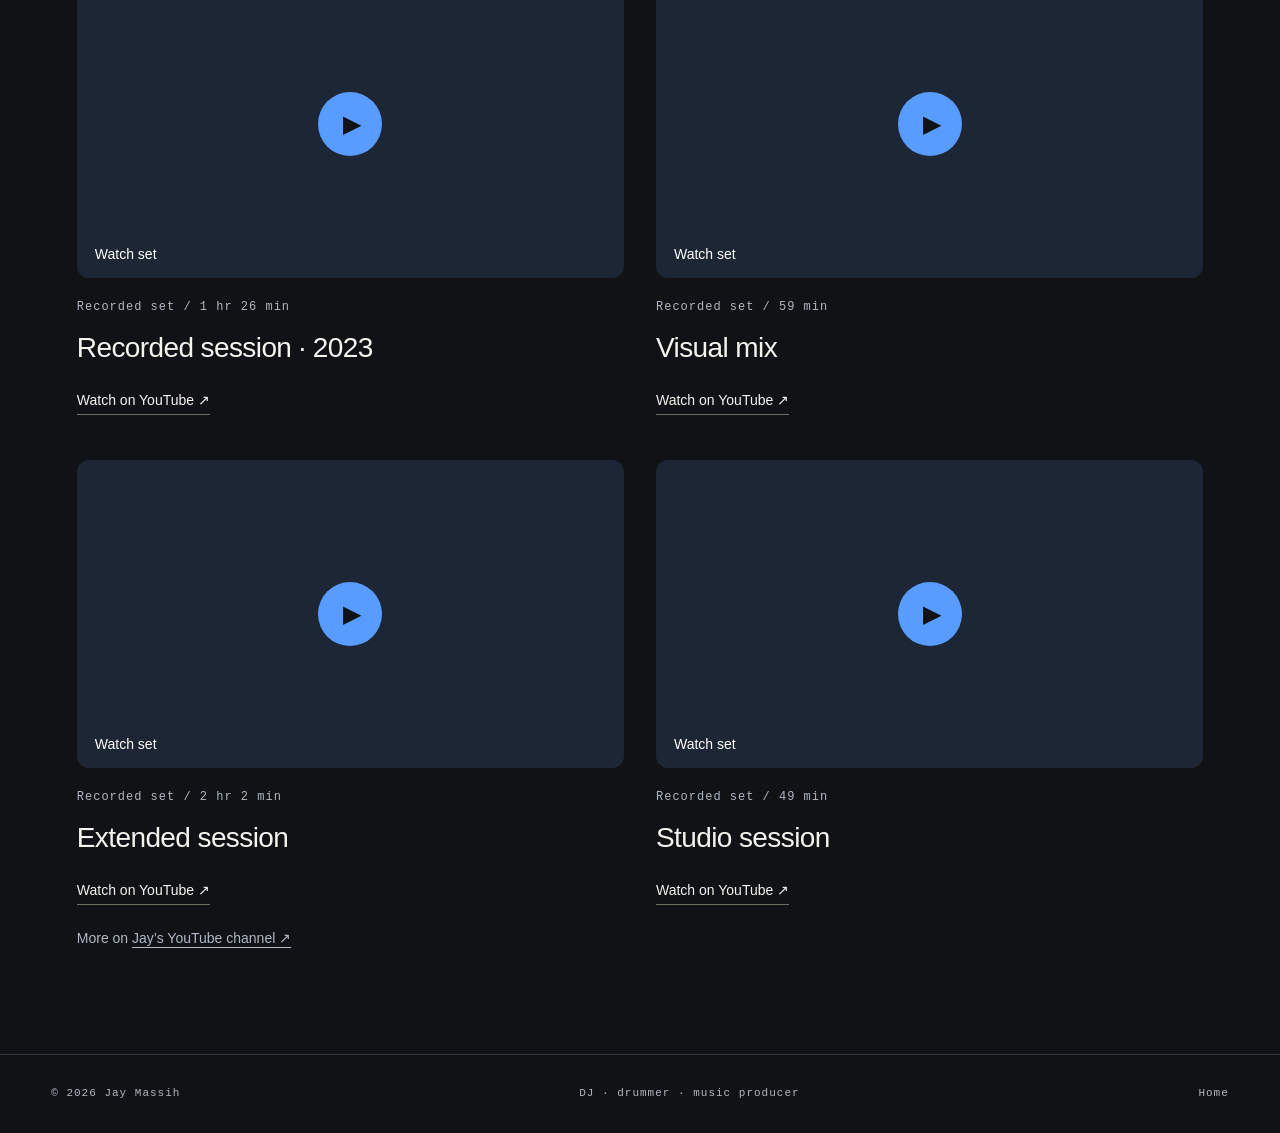
<file: sets/index.html>
<!doctype html><html lang="en"><head><meta charset="utf-8"><meta name="viewport" content="width=device-width,initial-scale=1"><meta name="description" content="Watch live DJ performances and recorded sets by Jay Massih."><title>Sets — Jay Massih</title><link rel="icon" type="image/svg+xml" href="data:image/svg+xml,%3Csvg xmlns='http://www.w3.org/2000/svg' viewBox='0 0 64 64'%3E%3Crect width='64' height='64' rx='12' fill='%23589cff'/%3E%3Ctext x='12' y='46' font-family='Arial' font-weight='900' font-size='39'%3EJ.%3C/text%3E%3C/svg%3E"><link rel="stylesheet" href="../assets/css/style.css?v=11"></head><body><a class="skip" href="#main">Skip to content</a><header><a href="../home/" class="logo" aria-label="Jay Massih home">Jay Massih</a><nav aria-label="Main navigation"><a href="../home/#about">About</a><a href="../tracks/">Tracks</a><a href="../experience/">Experience</a><a href="../sets/" aria-current="page">Sets</a><a class="nav-contact" href="../home/#connect">Connect <span>↗</span></a></nav></header><main id="main"><section class="section experience-page sets-page"><p class="eyebrow">Sets / Jay Massih</p><h1>Behind the decks.</h1><p class="experience-lead">Live moments. Longer journeys.<br>Watch the performances and settle into a recorded session.</p><div class="set-filters" aria-label="Filter sets" hidden><button type="button" data-filter="all" aria-pressed="true">All sets</button><button type="button" data-filter="live" aria-pressed="false">Live performances</button><button type="button" data-filter="recorded" aria-pressed="false">Recorded sets</button></div><p id="set-count" class="set-count" aria-live="polite"></p><div id="sets-grid" class="sets-grid"><ul class="previous-venues"><li><a href="https://www.youtube.com/watch?v=PXhsF0fSl04" target="_blank" rel="noopener">Live DJ set · 18 min ↗</a></li><li><a href="https://www.youtube.com/watch?v=eA2Nxbg__QM" target="_blank" rel="noopener">Live DJ session · 7 min ↗</a></li><li><a href="https://www.youtube.com/watch?v=QoSGchIEOuQ" target="_blank" rel="noopener">Live DJ performance · 2024 · 15 min ↗</a></li><li><a href="https://www.youtube.com/watch?v=RHQNczNpjYQ" target="_blank" rel="noopener">Trip to the moon · 2023 · 1 hr 22 min ↗</a></li><li><a href="https://www.youtube.com/watch?v=tLwUcaB5EJY" target="_blank" rel="noopener">Recorded session · 2023 · 1 hr 26 min ↗</a></li><li><a href="https://www.youtube.com/watch?v=MK6ReDZbdRI" target="_blank" rel="noopener">Visual mix · 59 min ↗</a></li><li><a href="https://www.youtube.com/watch?v=L_ztA3r4YeQ" target="_blank" rel="noopener">Extended session · 2 hr 2 min ↗</a></li><li><a href="https://www.youtube.com/watch?v=rcBIxzaPLfU" target="_blank" rel="noopener">Studio session · 49 min ↗</a></li></ul></div><p class="catalog-note">More on <a href="https://www.youtube.com/@Djjaymassih/videos" target="_blank" rel="noopener">Jay’s YouTube channel ↗</a></p></section></main><footer><span>© 2026 Jay Massih</span><span>DJ · drummer · music producer</span><a href="../home/">Home</a></footer><script src="../assets/js/site.js?v=11"></script><script src="../data/sets.js?v=11"></script><script src="../assets/js/sets.js?v=11"></script></body></html>
</file>
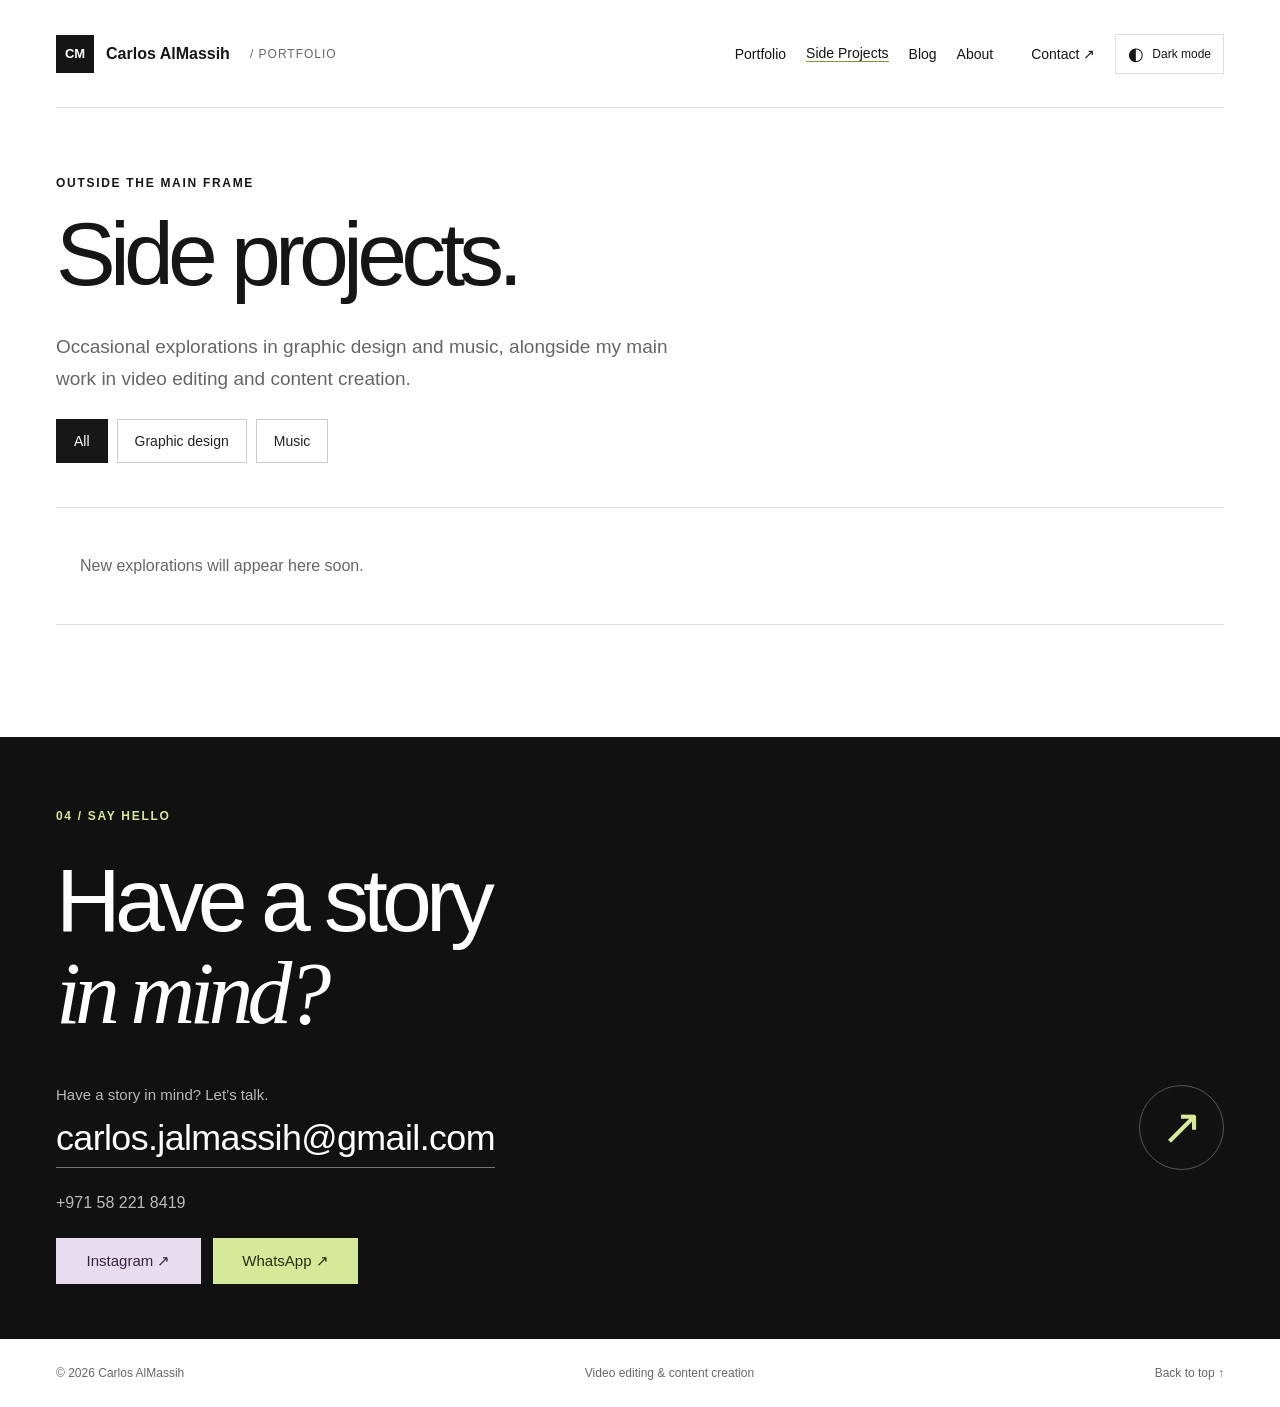
<file: side-projects/index.html>
<!doctype html>
<html lang="en">
<head>
  <base href="../">
  <meta charset="utf-8"><meta name="viewport" content="width=device-width,initial-scale=1">
  <meta name="description" content="Selected video editing and videography work.">
  <meta name="referrer" content="strict-origin-when-cross-origin">
  <meta name="theme-color" content="#111111">
  <title>Selected Work — Video Portfolio</title>
  <script src="theme.js"></script>
  <link rel="stylesheet" href="style.css">
  <script src="content.js" defer></script><script src="script.js" defer></script>
</head>
<body data-page="side-projects">
<a class="skip" href="side-projects/#work">Skip to work</a>
<header class="header wrap">
  <a class="brand" href="./" aria-label="Home"><span class="monogram" data-initials>YN</span><span data-name>Your Name</span><span class="brand-label">/ PORTFOLIO</span></a>
  <nav aria-label="Main navigation"><a href="portfolio/">Portfolio</a><a href="side-projects/">Side Projects</a><a href="blog/">Blog</a><a href="about/">About</a><a href="./#contact" class="nav-contact">Contact ↗</a><button class="theme-toggle" type="button" aria-label="Switch to dark mode" aria-pressed="false"><span aria-hidden="true">◐</span><span class="theme-label">Dark mode</span></button></nav>
</header>
<main><section id="work" class="work wrap page-work"><div class="section-heading"><div><span class="eyebrow">Outside the main frame</span><h1 class="page-title">Side projects.</h1></div></div><p class="side-intro">Occasional explorations in graphic design and music, alongside my main work in video editing and content creation.</p><div class="filter-buttons" id="side-filters" role="group" aria-label="Side project type"><button data-side="all" aria-pressed="true">All</button><button data-side="design" aria-pressed="false">Graphic design</button><button data-side="music" aria-pressed="false">Music</button></div><div class="side-grid" id="side-grid"></div><p class="empty-gallery" id="side-empty">New explorations will appear here soon.</p></section><section id="contact" class="contact" aria-labelledby="contact-title"><div class="wrap"><span class="eyebrow">04 / Say hello</span><h2 id="contact-title">Have a story<br><em>in mind?</em></h2><div class="contact-bottom"><div><p>Have a story in mind? Let’s talk.</p><a id="email-link" class="email-link" hidden></a><p id="email-placeholder" class="contact-placeholder">Your email goes here</p></div><a class="contact-arrow" id="contact-arrow" aria-label="Send an email" hidden>↗</a></div><a id="phone-link" class="phone-link"></a><div id="socials" class="socials contact-buttons"></div></div></section>
</main>
<footer class="wrap"><span>© <span data-year></span> <span data-name>Your Name</span></span><span>Video editing & content creation</span><a href="side-projects/#">Back to top ↑</a></footer>
<dialog id="project-dialog" aria-labelledby="dialog-title"><div class="dialog-head"><span class="eyebrow">Project details</span><button id="close-dialog" aria-label="Close project">✕</button></div><div id="player"></div><div class="dialog-copy"><p id="dialog-category" class="eyebrow"></p><h2 id="dialog-title"></h2><p id="dialog-description"></p><p id="dialog-credits"></p><p id="dialog-collaborators"></p><p id="dialog-tools"></p><a id="external-video" target="_blank" rel="noopener noreferrer" hidden>Open original video ↗</a></div></dialog>
<dialog id="photo-dialog" aria-labelledby="photo-caption"><div class="dialog-head"><span class="eyebrow">Photography</span><button id="close-photo" aria-label="Close photograph">✕</button></div><img id="photo-full" alt=""><p id="photo-caption"></p></dialog><noscript><p class="wrap">Please enable JavaScript to view projects and contact details.</p></noscript>
</body></html>
</file>
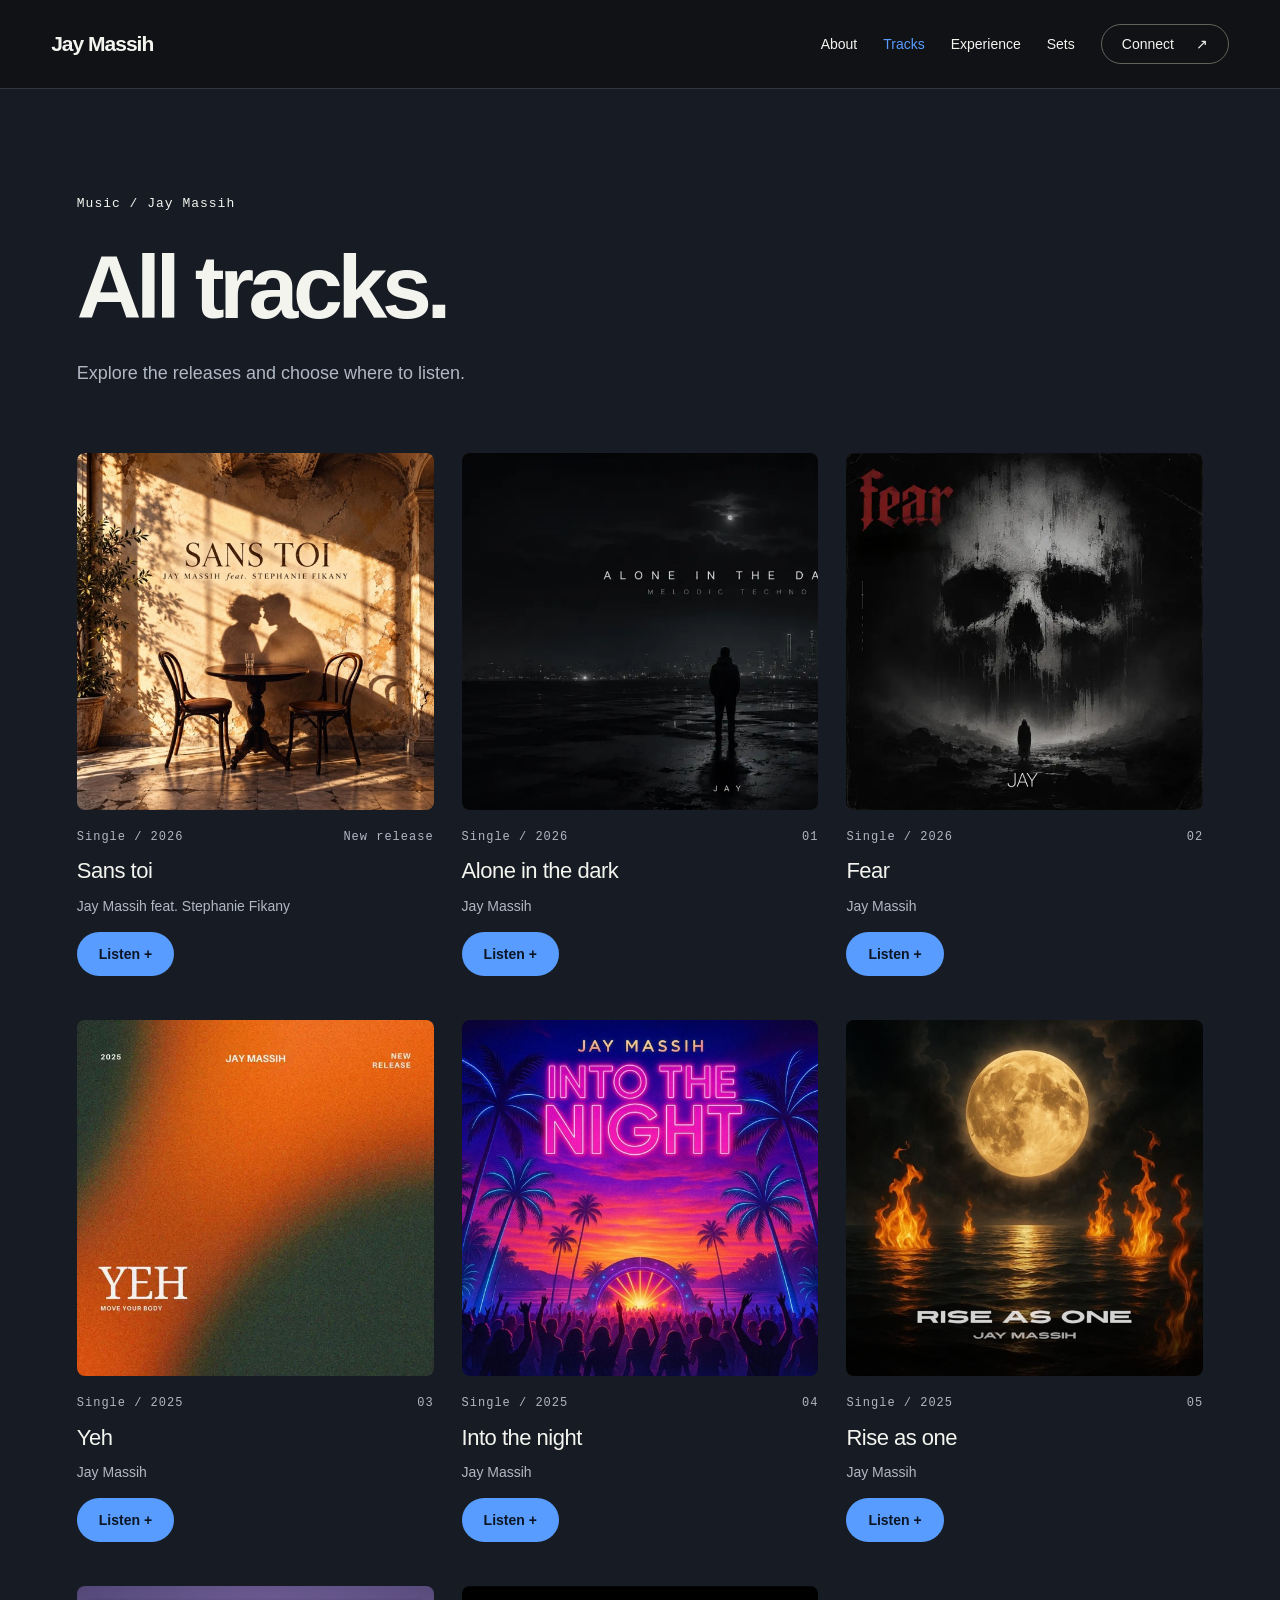
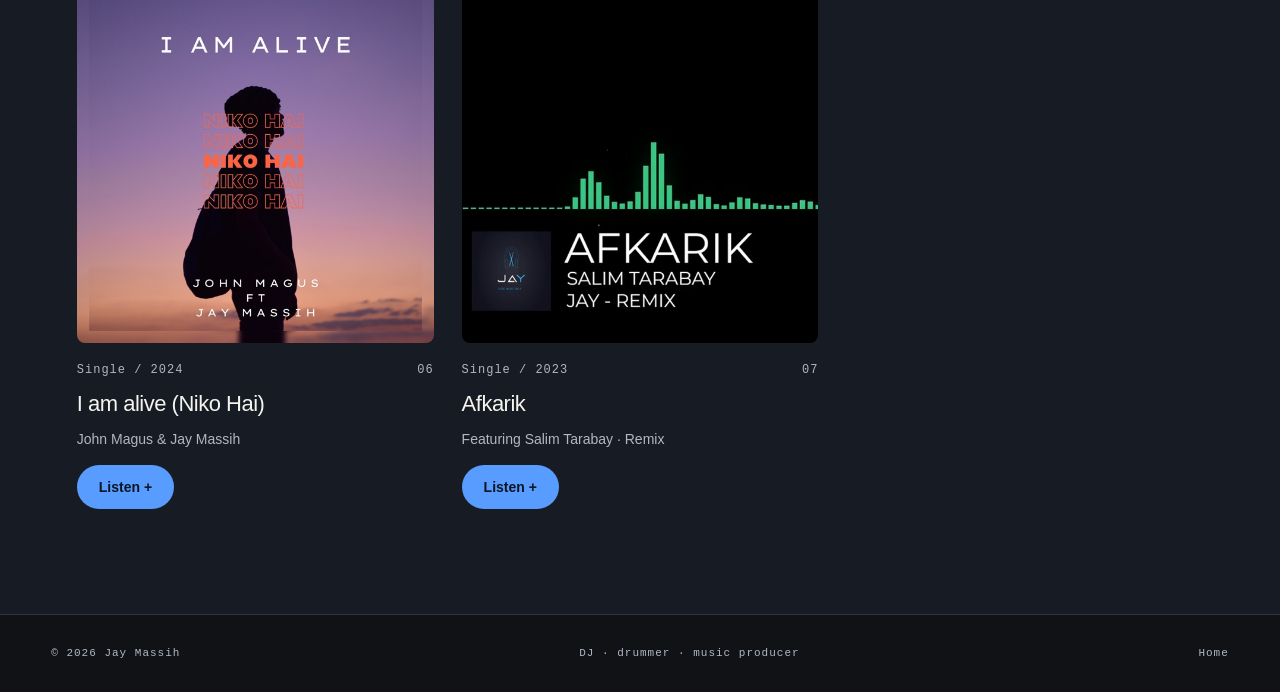
<file: tracks/index.html>
<!doctype html><html lang="en"><head><meta charset="utf-8"><meta name="viewport" content="width=device-width,initial-scale=1"><meta name="description" content="Tracks by Jay Massih, DJ, drummer and music producer based in Dubai."><title>Tracks — Jay Massih</title><link rel="icon" type="image/svg+xml" href="data:image/svg+xml,%3Csvg xmlns='http://www.w3.org/2000/svg' viewBox='0 0 64 64'%3E%3Crect width='64' height='64' rx='12' fill='%23589cff'/%3E%3Ctext x='12' y='46' font-family='Arial' font-weight='900' font-size='39'%3EJ.%3C/text%3E%3C/svg%3E"><link rel="stylesheet" href="../assets/css/style.css?v=11"></head><body><a class="skip" href="#main">Skip to content</a><header><a href="../home/" class="logo" aria-label="Jay Massih home">Jay Massih</a><nav aria-label="Main navigation"><a href="../home/#about">About</a><a href="../tracks/" aria-current="page">Tracks</a><a href="../experience/">Experience</a><a href="../sets/">Sets</a><a class="nav-contact" href="../home/#connect">Connect <span>↗</span></a></nav></header><main id="main"><section class="section experience-page music"><p class="eyebrow">Music / Jay Massih</p><h1>All tracks.</h1><p class="experience-lead">Explore the releases and choose where to listen.</p><div class="all-tracks"><article class="release track-card" id="track-8"><div class="cover"><img src="../assets/sans-toi.jpg" alt="Sans toi cover artwork" loading="lazy"></div><div class="release-meta"><span>Single / 2026</span><span>New release</span></div><h3>Sans toi</h3><p>Jay Massih feat. Stephanie Fikany</p><details class="listen-picker" name="platform-choice"><summary aria-label="Choose where to listen to Sans toi"><span class="closed-label">Listen +</span><span class="open-label">Close −</span></summary><div class="listen-options" role="dialog" aria-modal="true" aria-label="Choose a music platform" tabindex="-1"><button class="popup-close" type="button" aria-label="Close platform popup">×</button><p class="eyebrow">Choose your platform</p><h4>Sans toi</h4><p>Jay Massih feat. Stephanie Fikany</p><p class="release-detail">Released 3 October 2026<br>Record label: Jay Massih</p><a class="platform-link" href="https://open.spotify.com/track/7wC6e5nogEh710U2lG8HPH" target="_blank" rel="noopener"><img class="provider-icon" src="../assets/icons/spotify.svg" alt="" width="26" height="26"><span>Spotify<small>Open track</small></span><span aria-hidden="true">↗</span></a><a class="platform-link" href="https://music.apple.com/us/album/sans-toi-feat-stephanie-fikany/6817136044?i=6817136046" target="_blank" rel="noopener"><img class="provider-icon" src="../assets/icons/applemusic.svg" alt="" width="26" height="26"><span>Apple Music<small>Open track</small></span><span aria-hidden="true">↗</span></a><a class="platform-link" href="https://www.youtube.com/watch?v=5e5tpMfD8P0" target="_blank" rel="noopener"><img class="provider-icon" src="../assets/icons/youtube.svg" alt="" width="26" height="26"><span>YouTube<small>Open track</small></span><span aria-hidden="true">↗</span></a><a class="platform-link" href="https://music.youtube.com/watch?v=5e5tpMfD8P0" target="_blank" rel="noopener"><img class="provider-icon" src="../assets/icons/youtube.svg" alt="" width="26" height="26"><span>YouTube Music<small>Open track</small></span><span aria-hidden="true">↗</span></a><a class="platform-link" href="https://www.deezer.com/track/4315929702" target="_blank" rel="noopener"><img class="provider-icon" src="../assets/icons/deezer.svg" alt="" width="26" height="26"><span>Deezer<small>Open track</small></span><span aria-hidden="true">↗</span></a><a class="platform-link" href="https://music.amazon.com/albums/B0HLBLBB83?trackAsin=B0HLBSW17G" target="_blank" rel="noopener"><img class="provider-icon" src="../assets/icons/amazonmusic.png" alt="" width="26" height="26"><span>Amazon Music<small>Open track</small></span><span aria-hidden="true">↗</span></a><a class="platform-link" href="https://listen.tidal.com/track/565078013" target="_blank" rel="noopener"><img class="provider-icon" src="../assets/icons/tidal.svg" alt="" width="26" height="26"><span>Tidal<small>Open track</small></span><span aria-hidden="true">↗</span></a><a class="platform-link" href="https://music.apple.com/us/album/sans-toi-feat-stephanie-fikany/6817136044?i=6817136046&amp;app=itunes" target="_blank" rel="noopener"><img class="provider-icon" src="../assets/icons/applemusic.svg" alt="" width="26" height="26"><span>iTunes<small>Buy track</small></span><span aria-hidden="true">↗</span></a></div></details></article>
<article class="release track-card" id="track-1"><div class="cover"><img src="../assets/alone.jpg" alt="Alone in the dark cover artwork" loading="lazy"></div><div class="release-meta"><span>Single / 2026</span><span>01</span></div><h3>Alone in the dark</h3><p>Jay Massih</p><details class="listen-picker" name="platform-choice"><summary aria-label="Choose where to listen to Alone in the dark"><span class="closed-label">Listen +</span><span class="open-label">Close −</span></summary><div class="listen-options" role="dialog" aria-modal="true" aria-label="Choose a music platform" tabindex="-1"><button class="popup-close" type="button" aria-label="Close platform popup">×</button><p class="eyebrow">Choose your platform</p><h4>Alone in the dark</h4><p>Jay Massih · 2026</p><a class="platform-link" href="https://music.apple.com/ca/album/alone-in-the-dark-single/6785182268" target="_blank" rel="noopener"><img class="provider-icon" src="../assets/icons/applemusic.svg" alt="" width="26" height="26"><span>Apple Music<small>Open release</small></span><span aria-hidden="true">↗</span></a><a class="platform-link" href="https://open.spotify.com/search/Jay%20Massih%20Alone%20in%20the%20dark" target="_blank" rel="noopener"><img class="provider-icon" src="../assets/icons/spotify.svg" alt="" width="26" height="26"><span>Spotify<small>Search for this track</small></span><span aria-hidden="true">↗</span></a><a class="platform-link" href="https://www.youtube.com/watch?v=MxZyQP1oaBI" target="_blank" rel="noopener"><img class="provider-icon" src="../assets/icons/youtube.svg" alt="" width="26" height="26"><span>YouTube<small>Open track</small></span><span aria-hidden="true">↗</span></a><a class="platform-link" href="https://play.anghami.com/artist/19598595" target="_blank" rel="noopener"><img class="provider-icon" src="../assets/icons/anghami.png" alt="" width="26" height="26"><span>Anghami<small>Browse artist channel</small></span><span aria-hidden="true">↗</span></a></div></details></article>
<article class="release track-card" id="track-2"><div class="cover"><img src="../assets/fear.jpg" alt="Fear cover artwork" loading="lazy"></div><div class="release-meta"><span>Single / 2026</span><span>02</span></div><h3>Fear</h3><p>Jay Massih</p><details class="listen-picker" name="platform-choice"><summary aria-label="Choose where to listen to Fear"><span class="closed-label">Listen +</span><span class="open-label">Close −</span></summary><div class="listen-options" role="dialog" aria-modal="true" aria-label="Choose a music platform" tabindex="-1"><button class="popup-close" type="button" aria-label="Close platform popup">×</button><p class="eyebrow">Choose your platform</p><h4>Fear</h4><p>Jay Massih · 2026</p><a class="platform-link" href="https://music.apple.com/ca/album/fear-single/6784952772" target="_blank" rel="noopener"><img class="provider-icon" src="../assets/icons/applemusic.svg" alt="" width="26" height="26"><span>Apple Music<small>Open release</small></span><span aria-hidden="true">↗</span></a><a class="platform-link" href="https://open.spotify.com/search/Jay%20Massih%20FEAR" target="_blank" rel="noopener"><img class="provider-icon" src="../assets/icons/spotify.svg" alt="" width="26" height="26"><span>Spotify<small>Search for this track</small></span><span aria-hidden="true">↗</span></a><a class="platform-link" href="https://www.youtube.com/watch?v=cH25UV2vvQU" target="_blank" rel="noopener"><img class="provider-icon" src="../assets/icons/youtube.svg" alt="" width="26" height="26"><span>YouTube<small>Open track</small></span><span aria-hidden="true">↗</span></a><a class="platform-link" href="https://play.anghami.com/artist/19598595" target="_blank" rel="noopener"><img class="provider-icon" src="../assets/icons/anghami.png" alt="" width="26" height="26"><span>Anghami<small>Browse artist channel</small></span><span aria-hidden="true">↗</span></a></div></details></article>
<article class="release track-card" id="track-3"><div class="cover"><img src="../assets/yeh.jpg" alt="Yeh cover artwork" loading="lazy"></div><div class="release-meta"><span>Single / 2025</span><span>03</span></div><h3>Yeh</h3><p>Jay Massih</p><details class="listen-picker" name="platform-choice"><summary aria-label="Choose where to listen to Yeh"><span class="closed-label">Listen +</span><span class="open-label">Close −</span></summary><div class="listen-options" role="dialog" aria-modal="true" aria-label="Choose a music platform" tabindex="-1"><button class="popup-close" type="button" aria-label="Close platform popup">×</button><p class="eyebrow">Choose your platform</p><h4>Yeh</h4><p>Jay Massih · 2025</p><a class="platform-link" href="https://music.apple.com/ca/album/yeh-single/1829109725" target="_blank" rel="noopener"><img class="provider-icon" src="../assets/icons/applemusic.svg" alt="" width="26" height="26"><span>Apple Music<small>Open release</small></span><span aria-hidden="true">↗</span></a><a class="platform-link" href="https://open.spotify.com/search/Jay%20Massih%20YEH" target="_blank" rel="noopener"><img class="provider-icon" src="../assets/icons/spotify.svg" alt="" width="26" height="26"><span>Spotify<small>Search for this track</small></span><span aria-hidden="true">↗</span></a><a class="platform-link" href="https://www.youtube.com/watch?v=vqTJT1Csn9A" target="_blank" rel="noopener"><img class="provider-icon" src="../assets/icons/youtube.svg" alt="" width="26" height="26"><span>YouTube<small>Open track</small></span><span aria-hidden="true">↗</span></a><a class="platform-link" href="https://play.anghami.com/artist/19598595" target="_blank" rel="noopener"><img class="provider-icon" src="../assets/icons/anghami.png" alt="" width="26" height="26"><span>Anghami<small>Browse artist channel</small></span><span aria-hidden="true">↗</span></a><a class="platform-link" href="https://music.amazon.co.jp/albums/B0FJYLSP38" target="_blank" rel="noopener"><img class="provider-icon" src="../assets/icons/amazonmusic.png" alt="" width="26" height="26"><span>Amazon Music<small>Open release</small></span><span aria-hidden="true">↗</span></a></div></details></article>
<article class="release track-card" id="track-4"><div class="cover"><img src="../assets/night.jpg" alt="Into the night cover artwork" loading="lazy"></div><div class="release-meta"><span>Single / 2025</span><span>04</span></div><h3>Into the night</h3><p>Jay Massih</p><details class="listen-picker" name="platform-choice"><summary aria-label="Choose where to listen to Into the night"><span class="closed-label">Listen +</span><span class="open-label">Close −</span></summary><div class="listen-options" role="dialog" aria-modal="true" aria-label="Choose a music platform" tabindex="-1"><button class="popup-close" type="button" aria-label="Close platform popup">×</button><p class="eyebrow">Choose your platform</p><h4>Into the night</h4><p>Jay Massih · 2025</p><a class="platform-link" href="https://music.apple.com/ca/album/into-the-night-single/1825788850" target="_blank" rel="noopener"><img class="provider-icon" src="../assets/icons/applemusic.svg" alt="" width="26" height="26"><span>Apple Music<small>Open release</small></span><span aria-hidden="true">↗</span></a><a class="platform-link" href="https://open.spotify.com/search/Jay%20Massih%20Into%20The%20Night" target="_blank" rel="noopener"><img class="provider-icon" src="../assets/icons/spotify.svg" alt="" width="26" height="26"><span>Spotify<small>Search for this track</small></span><span aria-hidden="true">↗</span></a><a class="platform-link" href="https://www.youtube.com/watch?v=11UfIfjsht2A" target="_blank" rel="noopener"><img class="provider-icon" src="../assets/icons/youtube.svg" alt="" width="26" height="26"><span>YouTube<small>Open track</small></span><span aria-hidden="true">↗</span></a><a class="platform-link" href="https://play.anghami.com/artist/19598595" target="_blank" rel="noopener"><img class="provider-icon" src="../assets/icons/anghami.png" alt="" width="26" height="26"><span>Anghami<small>Browse artist channel</small></span><span aria-hidden="true">↗</span></a><a class="platform-link" href="https://music.amazon.com/tracks/B0FH62PMHV" target="_blank" rel="noopener"><img class="provider-icon" src="../assets/icons/amazonmusic.png" alt="" width="26" height="26"><span>Amazon Music<small>Open release</small></span><span aria-hidden="true">↗</span></a></div></details></article>
<article class="release track-card" id="track-5"><div class="cover"><img src="../assets/rise.jpg" alt="Rise as one cover artwork" loading="lazy"></div><div class="release-meta"><span>Single / 2025</span><span>05</span></div><h3>Rise as one</h3><p>Jay Massih</p><details class="listen-picker" name="platform-choice"><summary aria-label="Choose where to listen to Rise as one"><span class="closed-label">Listen +</span><span class="open-label">Close −</span></summary><div class="listen-options" role="dialog" aria-modal="true" aria-label="Choose a music platform" tabindex="-1"><button class="popup-close" type="button" aria-label="Close platform popup">×</button><p class="eyebrow">Choose your platform</p><h4>Rise as one</h4><p>Jay Massih · 2025</p><a class="platform-link" href="https://music.apple.com/ca/album/rise-as-one-single/1825978797" target="_blank" rel="noopener"><img class="provider-icon" src="../assets/icons/applemusic.svg" alt="" width="26" height="26"><span>Apple Music<small>Open release</small></span><span aria-hidden="true">↗</span></a><a class="platform-link" href="https://open.spotify.com/search/Jay%20Massih%20RISE%20AS%20ONE" target="_blank" rel="noopener"><img class="provider-icon" src="../assets/icons/spotify.svg" alt="" width="26" height="26"><span>Spotify<small>Search for this track</small></span><span aria-hidden="true">↗</span></a><a class="platform-link" href="https://www.youtube.com/watch?v=EIn4vOpGFgc" target="_blank" rel="noopener"><img class="provider-icon" src="../assets/icons/youtube.svg" alt="" width="26" height="26"><span>YouTube<small>Open track</small></span><span aria-hidden="true">↗</span></a><a class="platform-link" href="https://play.anghami.com/artist/19598595" target="_blank" rel="noopener"><img class="provider-icon" src="../assets/icons/anghami.png" alt="" width="26" height="26"><span>Anghami<small>Browse artist channel</small></span><span aria-hidden="true">↗</span></a><a class="platform-link" href="https://music.amazon.in/albums/B0FH7NSYGQ" target="_blank" rel="noopener"><img class="provider-icon" src="../assets/icons/amazonmusic.png" alt="" width="26" height="26"><span>Amazon Music<small>Open release</small></span><span aria-hidden="true">↗</span></a></div></details></article>
<article class="release track-card" id="track-6"><div class="cover"><img src="../assets/alive.jpg" alt="I am alive (Niko Hai) cover artwork" loading="lazy"></div><div class="release-meta"><span>Single / 2024</span><span>06</span></div><h3>I am alive (Niko Hai)</h3><p>John Magus &amp; Jay Massih</p><details class="listen-picker" name="platform-choice"><summary aria-label="Choose where to listen to I am alive (Niko Hai)"><span class="closed-label">Listen +</span><span class="open-label">Close −</span></summary><div class="listen-options" role="dialog" aria-modal="true" aria-label="Choose a music platform" tabindex="-1"><button class="popup-close" type="button" aria-label="Close platform popup">×</button><p class="eyebrow">Choose your platform</p><h4>I am alive (Niko Hai)</h4><p>John Magus &amp; Jay Massih · 2024</p><a class="platform-link" href="https://music.apple.com/ae/song/1756616376" target="_blank" rel="noopener"><img class="provider-icon" src="../assets/icons/applemusic.svg" alt="" width="26" height="26"><span>Apple Music<small>Open release</small></span><span aria-hidden="true">↗</span></a><a class="platform-link" href="https://open.spotify.com/search/Jay%20Massih%20I%20Am%20Alive%20%28Niko%20Hai%29" target="_blank" rel="noopener"><img class="provider-icon" src="../assets/icons/spotify.svg" alt="" width="26" height="26"><span>Spotify<small>Search for this track</small></span><span aria-hidden="true">↗</span></a><a class="platform-link" href="https://www.youtube.com/watch?v=DBWJX12EtO8" target="_blank" rel="noopener"><img class="provider-icon" src="../assets/icons/youtube.svg" alt="" width="26" height="26"><span>YouTube<small>Open track</small></span><span aria-hidden="true">↗</span></a><a class="platform-link" href="https://play.anghami.com/song/1167550724" target="_blank" rel="noopener"><img class="provider-icon" src="../assets/icons/anghami.png" alt="" width="26" height="26"><span>Anghami<small>Open track</small></span><span aria-hidden="true">↗</span></a></div></details></article>
<article class="release track-card" id="track-7"><div class="cover"><img src="../assets/afkarik.jpg" alt="Afkarik cover artwork" loading="lazy"></div><div class="release-meta"><span>Single / 2023</span><span>07</span></div><h3>Afkarik</h3><p>Featuring Salim Tarabay · Remix</p><details class="listen-picker" name="platform-choice"><summary aria-label="Choose where to listen to Afkarik"><span class="closed-label">Listen +</span><span class="open-label">Close −</span></summary><div class="listen-options" role="dialog" aria-modal="true" aria-label="Choose a music platform" tabindex="-1"><button class="popup-close" type="button" aria-label="Close platform popup">×</button><p class="eyebrow">Choose your platform</p><h4>Afkarik</h4><p>Featuring Salim Tarabay · Remix · 2023</p><a class="platform-link" href="https://music.apple.com/us/album/afkarik-feat-salim-tarabay-remix-single/1721616107" target="_blank" rel="noopener"><img class="provider-icon" src="../assets/icons/applemusic.svg" alt="" width="26" height="26"><span>Apple Music<small>Open release</small></span><span aria-hidden="true">↗</span></a><a class="platform-link" href="https://open.spotify.com/search/Jay%20Massih%20Afkarik" target="_blank" rel="noopener"><img class="provider-icon" src="../assets/icons/spotify.svg" alt="" width="26" height="26"><span>Spotify<small>Search for this track</small></span><span aria-hidden="true">↗</span></a><a class="platform-link" href="https://www.youtube.com/watch?v=bMIqS_l-fAU" target="_blank" rel="noopener"><img class="provider-icon" src="../assets/icons/youtube.svg" alt="" width="26" height="26"><span>YouTube<small>Open track</small></span><span aria-hidden="true">↗</span></a><a class="platform-link" href="https://play.anghami.com/song/1137620592" target="_blank" rel="noopener"><img class="provider-icon" src="../assets/icons/anghami.png" alt="" width="26" height="26"><span>Anghami<small>Open track</small></span><span aria-hidden="true">↗</span></a></div></details></article></div></section></main><footer><span>© 2026 Jay Massih</span><span>DJ · drummer · music producer</span><a href="../home/">Home</a></footer><script src="../assets/js/site.js?v=11"></script></body></html>
</file>
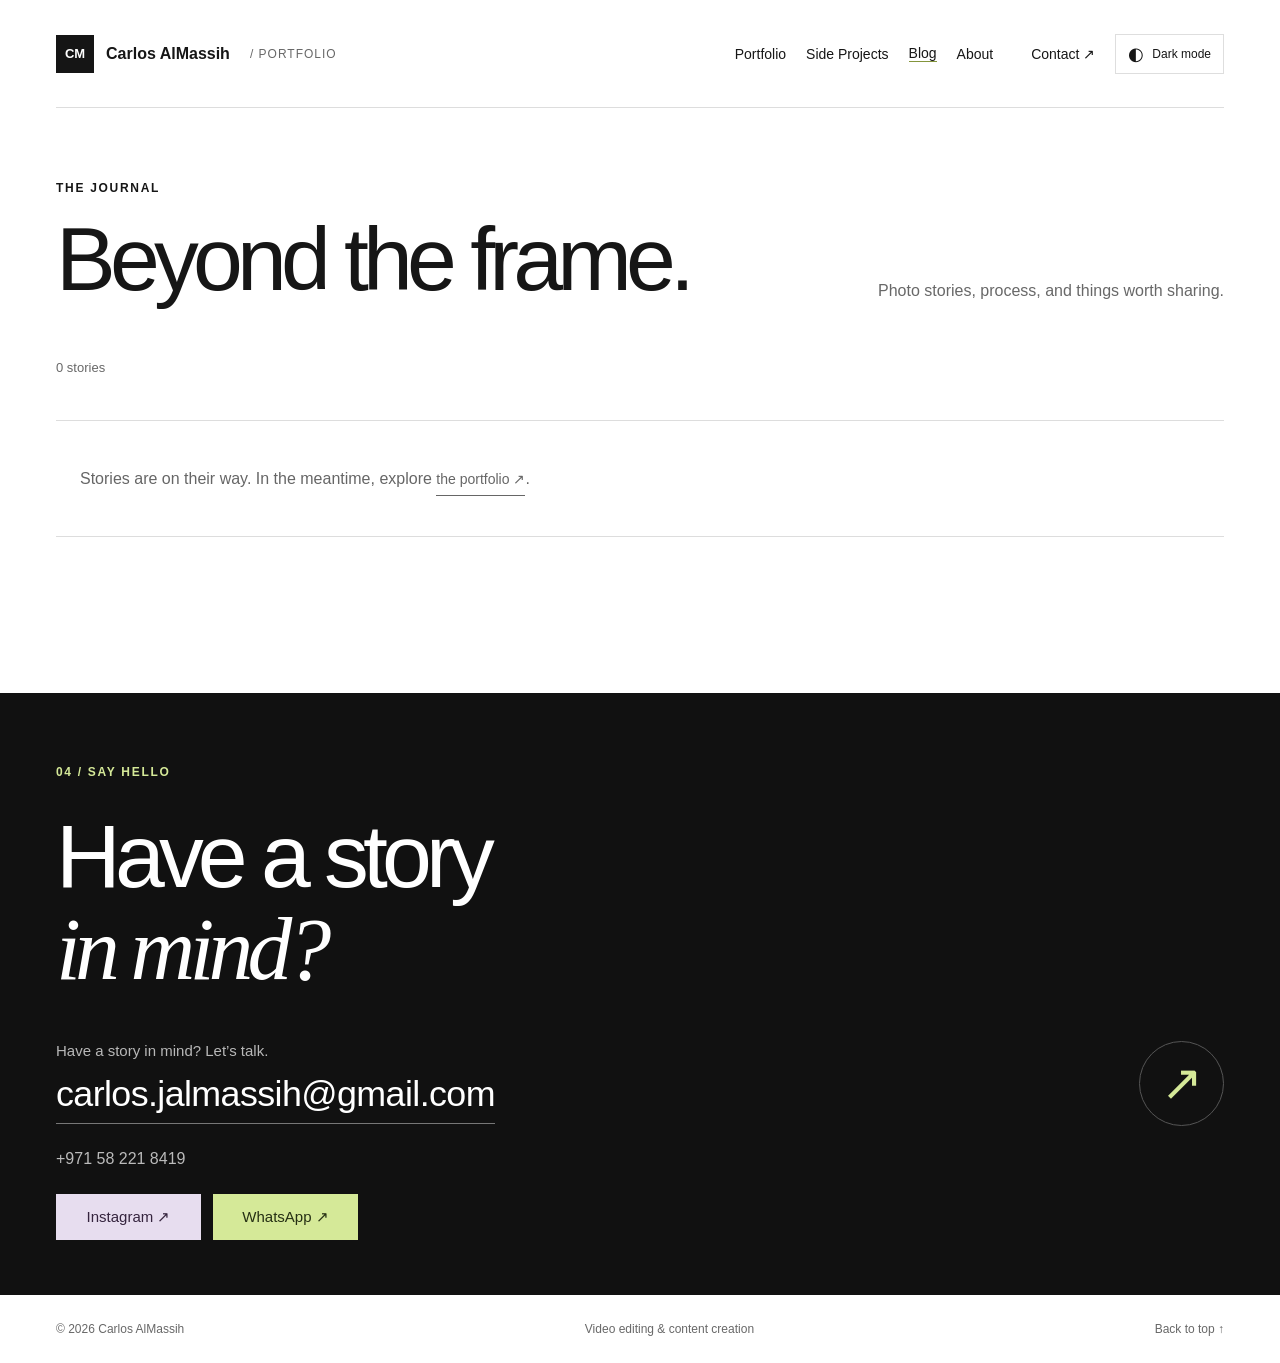
<file: blog.html>
<!doctype html><html lang="en"><head><meta charset="utf-8"><meta name="viewport" content="width=device-width,initial-scale=1"><title>Page moved</title><script>location.replace('blog/'+location.search+location.hash);</script></head><body><a href="blog/">Continue to page</a></body></html>
</file>
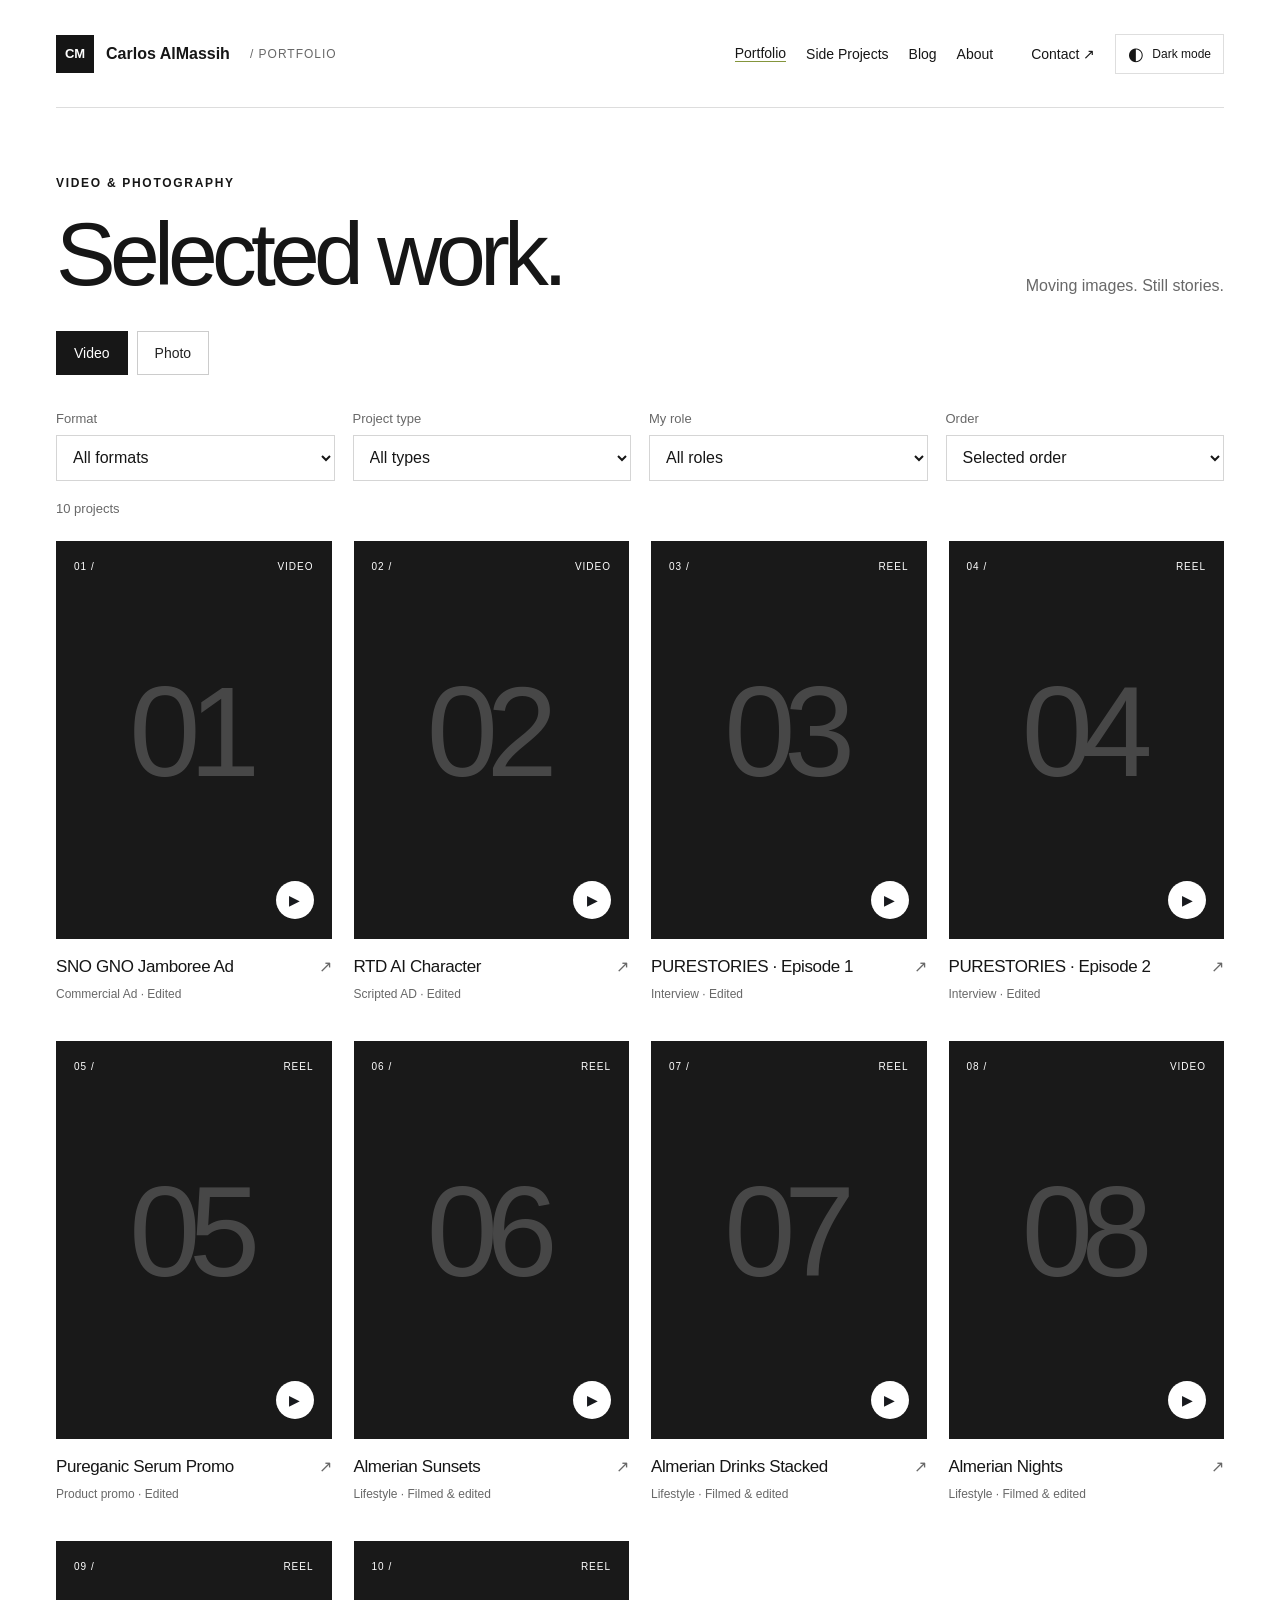
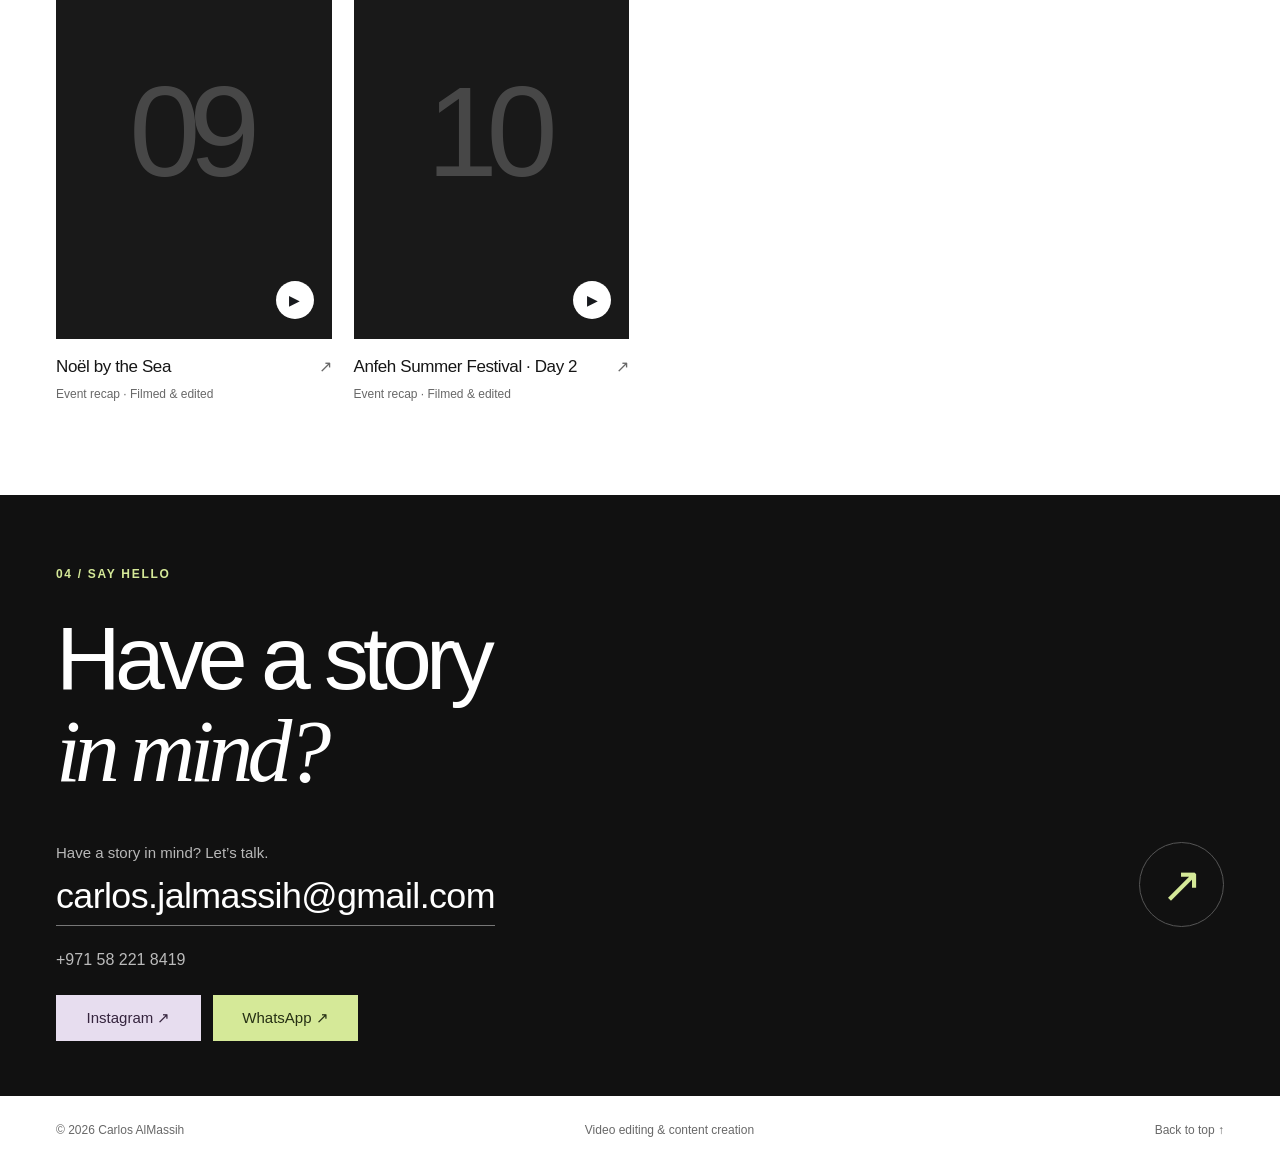
<file: portfolio.html>
<!doctype html><html lang="en"><head><meta charset="utf-8"><meta name="viewport" content="width=device-width,initial-scale=1"><title>Page moved</title><script>location.replace('portfolio/'+location.search+location.hash);</script></head><body><a href="portfolio/">Continue to page</a></body></html>
</file>
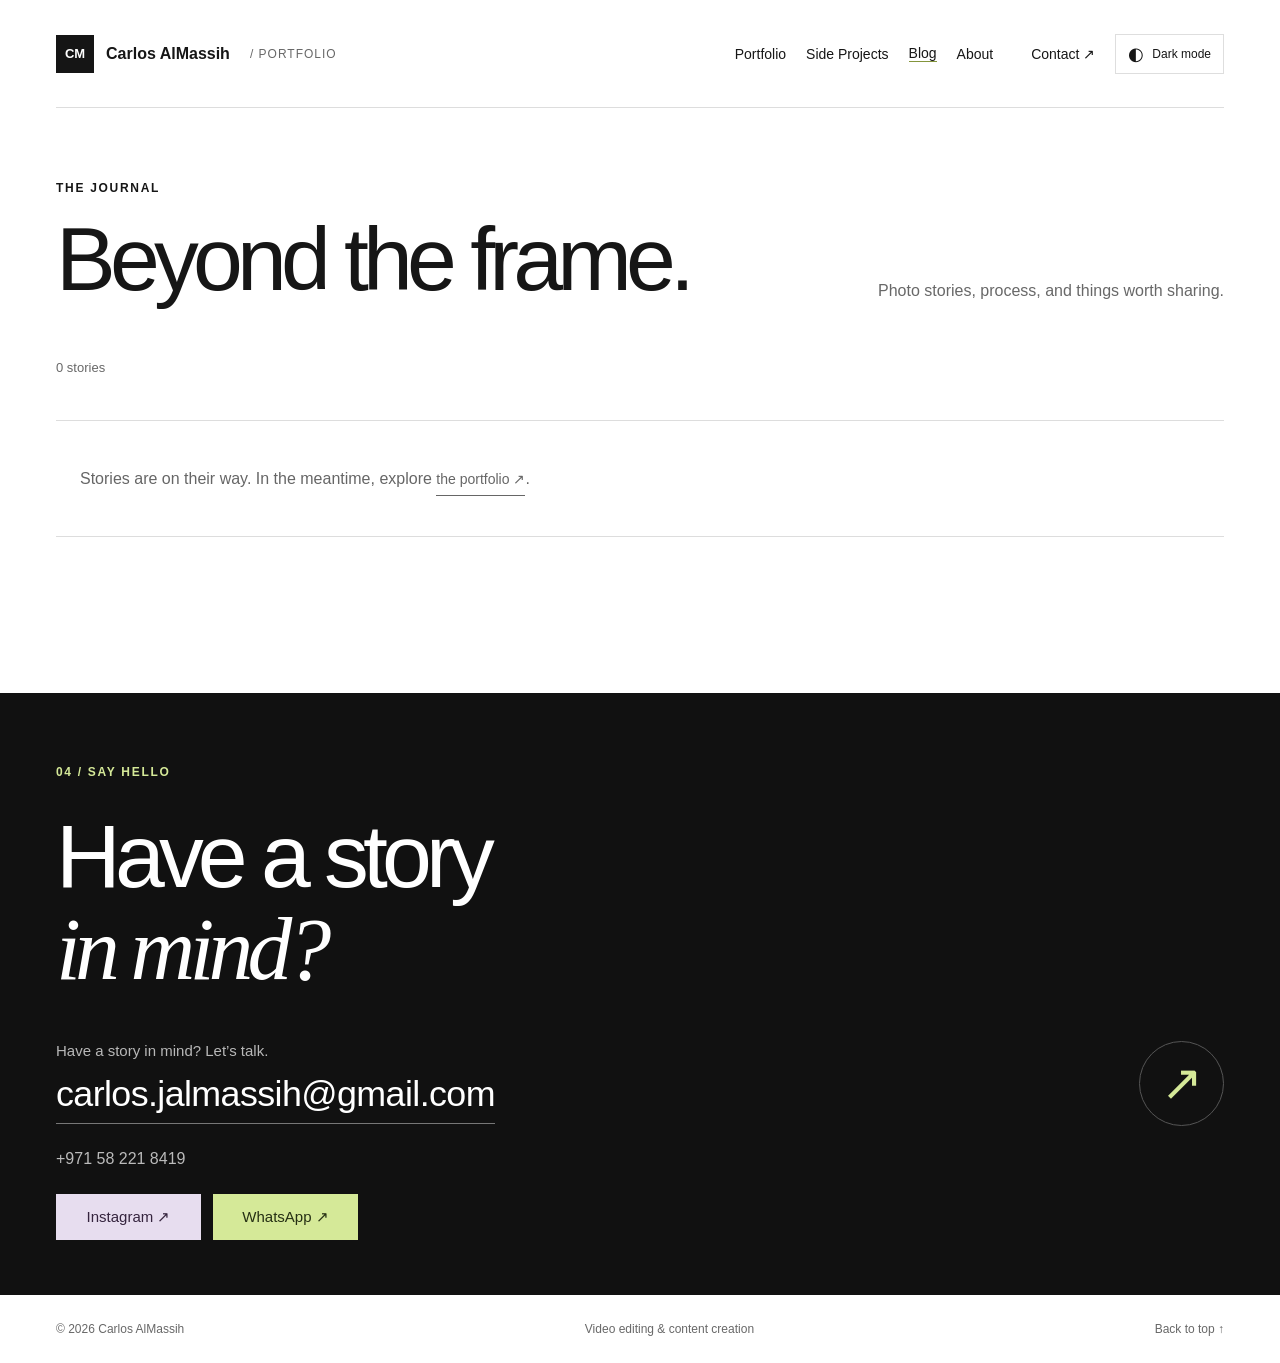
<file: post.html>
<!doctype html><html lang="en"><head><meta charset="utf-8"><title>Story moved</title><script>const slug=new URLSearchParams(location.search).get('post');location.replace(slug?'blog/'+encodeURIComponent(slug)+'/':'blog/');</script></head><body><a href="blog/">Open the journal</a></body></html>
</file>
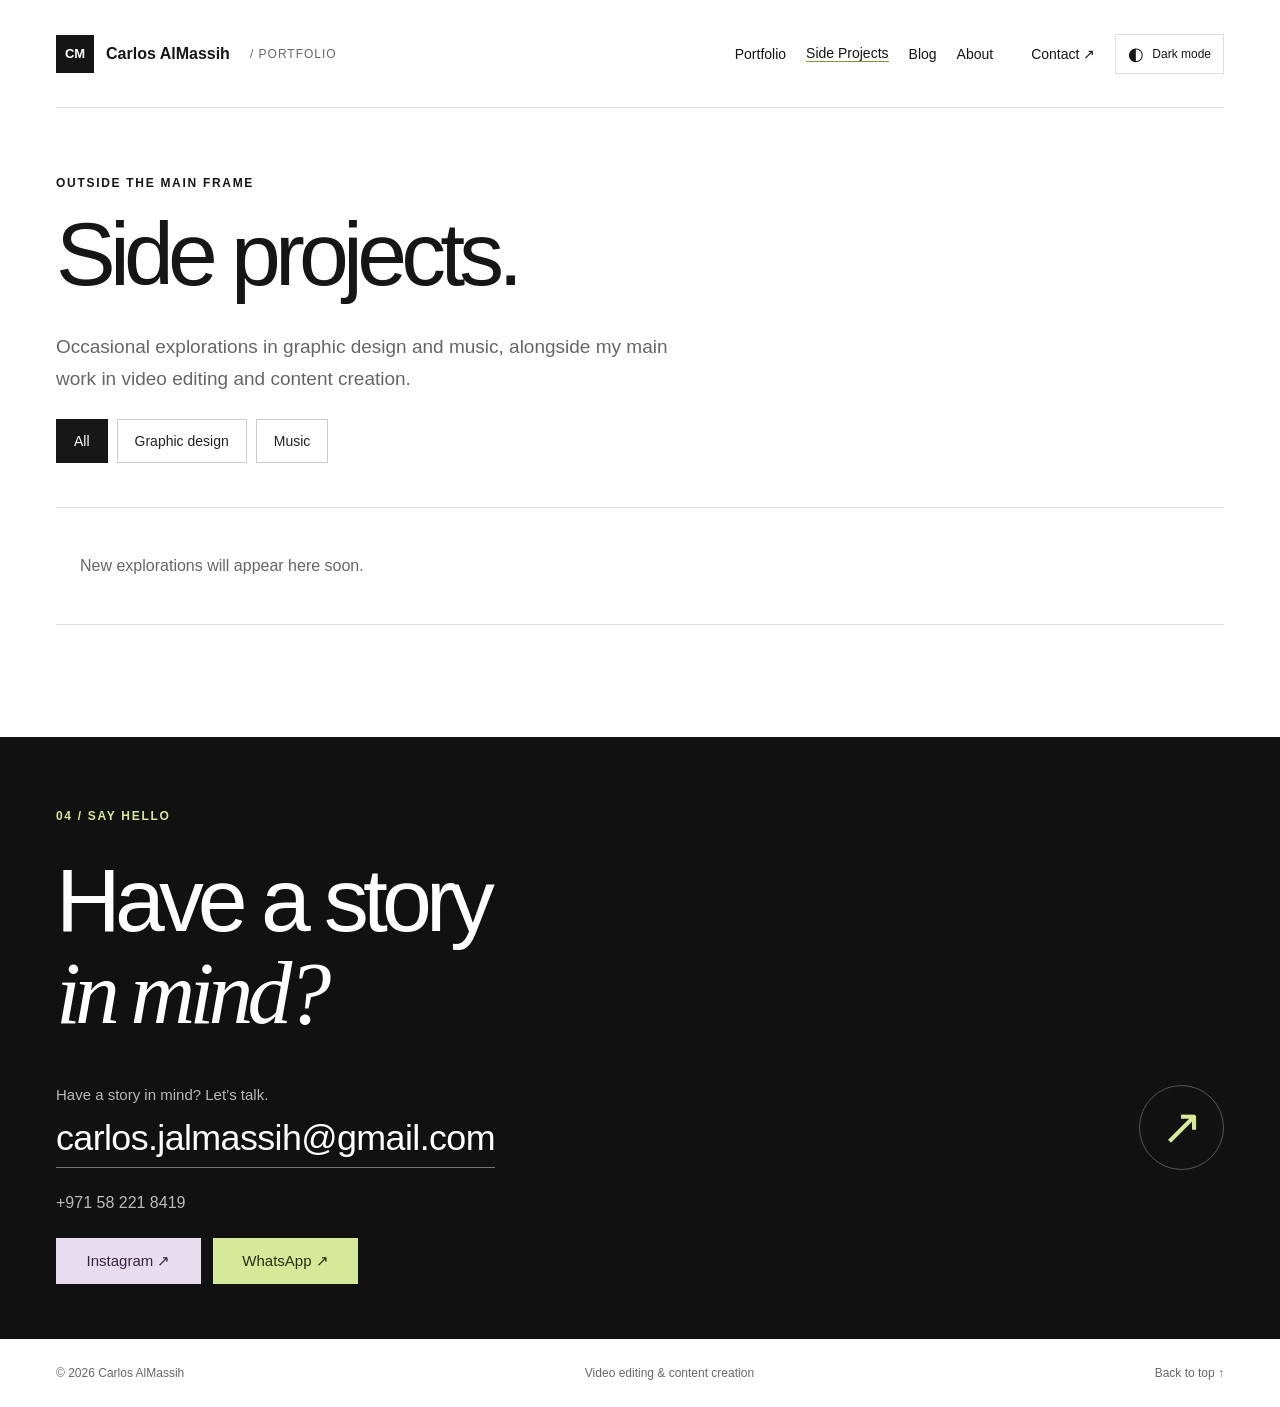
<file: side-projects.html>
<!doctype html><html lang="en"><head><meta charset="utf-8"><meta name="viewport" content="width=device-width,initial-scale=1"><title>Page moved</title><script>location.replace('side-projects/'+location.search+location.hash);</script></head><body><a href="side-projects/">Continue to page</a></body></html>
</file>
<file: assets/css/style.css>
:root{--bg:#101216;--ink:#f4f4ef;--muted:#b0b8c4;--line:#303740;--acid:#589cff}*{box-sizing:border-box}html{scroll-behavior:smooth;scroll-padding-top:90px}body{margin:0;background:var(--bg);color:var(--ink);font-family:Arial,Helvetica,sans-serif;font-size:16px;line-height:1.6}a{color:inherit;text-decoration:none}a,button{-webkit-tap-highlight-color:transparent}a:focus-visible{outline:3px solid var(--acid);outline-offset:6px}.connect a:focus-visible{outline-color:#111}::selection{background:var(--acid);color:#111}.skip{position:fixed;top:-100px;left:20px;background:var(--acid);color:#111;padding:10px;z-index:10}.skip:focus{top:10px}header{padding:24px 4%;display:flex;align-items:center;justify-content:space-between;border-bottom:1px solid var(--line);gap:20px}.logo{font-size:21px;font-weight:900;letter-spacing:-1px;white-space:nowrap}.logo span{font-size:12px;vertical-align:top;margin-left:4px}nav{display:flex;gap:36px;align-items:center;font-size:14px}nav a:hover,.text-link:hover{color:var(--acid)}.nav-contact{border:1px solid #61645a;border-radius:30px;padding:8px 20px}.nav-contact span{margin-left:18px}.hero{padding:30px 4% 0;overflow:hidden}.hero-top{display:flex;justify-content:space-between}.eyebrow,.section-label,.date,.release-meta,.countries,figcaption,.hero-side,footer{font-family:'Courier New',monospace;font-size:13px;font-weight:500;letter-spacing:1px}.eyebrow{margin:0 0 20px}h1{font-size:clamp(64px,13.55vw,220px);line-height:1;letter-spacing:-.075em;white-space:nowrap;margin:10px 0 28px;font-weight:900}.period{color:var(--acid)}.hero-bottom{display:grid;grid-template-columns:1fr 1.25fr 70px;gap:40px;align-items:end}.intro{padding:10px 0 52px}.tag{font-size:clamp(24px,2.7vw,43px);line-height:1.2;letter-spacing:-1.3px;margin:0 0 24px}.intro-copy{color:var(--muted);margin:0 0 30px}.button{display:inline-flex;justify-content:space-between;align-items:center;gap:44px;background:var(--acid);color:#15170d;padding:16px 24px;border-radius:40px;font-size:15px;font-weight:bold;transition:transform .2s}.button:hover{transform:translateY(-3px)}.hero-photo{margin:0;position:relative;height:450px;overflow:hidden;border-radius:160px 160px 0 0;background:#24251f}.hero-photo img{width:100%;height:100%;object-fit:cover;object-position:center 25%;filter:grayscale(1)}figcaption{position:absolute;bottom:0;padding:28px 24px 18px;width:100%;background:linear-gradient(transparent,#000b);display:flex;justify-content:space-between;font-size:11px}.hero-side{writing-mode:vertical-rl;display:flex;justify-content:space-between;height:400px;padding-bottom:25px;color:var(--muted)}.genre-strip{background:var(--acid);color:#111;display:flex;justify-content:space-around;align-items:center;gap:24px;padding:17px 4%;font-size:13px;font-weight:bold;letter-spacing:1px;flex-wrap:wrap}.genre-strip b{font-size:26px;line-height:1}.section{padding:105px 6%;border-bottom:1px solid var(--line)}.about,.experience{display:grid;grid-template-columns:1fr 3fr;gap:40px}.section-label{padding-top:8px;color:var(--muted)}h2{font-size:clamp(32px,4vw,62px);line-height:1.08;letter-spacing:-2px;margin:0 0 36px;font-weight:500}.bio-columns{display:grid;grid-template-columns:1fr 1fr;gap:40px;color:var(--muted)}p{margin-top:0}.facts{display:grid;grid-template-columns:repeat(3,1fr);gap:20px;margin-top:45px;padding-top:30px;border-top:1px solid var(--line)}.facts strong{display:block;font-size:54px;font-weight:400;line-height:1.1;letter-spacing:-3px}.facts span{font-size:14px;color:var(--muted)}.countries{font-size:12px;color:var(--muted);margin-top:28px;line-height:2}.music{background:#171c24}.section-heading{display:flex;align-items:end;justify-content:space-between;gap:30px;margin-bottom:40px}.section-heading h2{margin:0}.text-link{font-size:14px;border-bottom:1px solid #6b6e62;padding-bottom:6px;white-space:nowrap}.release-grid{display:grid;grid-template-columns:repeat(3,1fr);gap:28px}.cover{position:relative;aspect-ratio:1;overflow:hidden;background:#292c24}.cover img{width:100%;height:100%;object-fit:cover;transition:transform .35s}.release:hover img{transform:scale(1.04)}.listen{position:absolute;right:14px;bottom:14px;border-radius:25px;background:var(--acid);color:#111;padding:8px 15px;font-size:14px}.release-meta{display:flex;justify-content:space-between;margin-top:20px;color:var(--muted);font-size:12px}h3{font-size:22px;font-weight:500;letter-spacing:-.5px;line-height:1.25;margin:6px 0}.release p{font-size:14px;color:var(--muted)}.release-list{margin-top:36px;border-top:1px solid #4c5045}.release-list>a{display:grid;grid-template-columns:50px 1fr 80px 80px;align-items:center;gap:20px;padding:22px 0;border-bottom:1px solid #4c5045;transition:color .2s}.release-list>a:hover{color:var(--acid)}.release-list>a>span{font-size:13px;color:var(--muted)}.release-list h3{font-size:20px;margin:0}.release-list small{font-size:13px;display:block;color:var(--muted);margin-top:5px;letter-spacing:0}.catalog-note{color:var(--muted);font-size:14px;margin:24px 0 0}.catalog-note a{text-decoration:underline;text-underline-offset:4px}.residency{display:grid;grid-template-columns:1fr 2.2fr;gap:32px;padding:26px 0 32px;border-top:1px solid var(--line);border-bottom:1px solid var(--line)}.date{color:var(--acid)}.date span{display:block;color:var(--muted);font-size:12px;margin-top:5px}.residency h3{font-size:29px;margin:0 0 10px}.residency p{color:var(--muted)}.residency .role{color:var(--ink);font-size:14px}.residency p:last-child{margin:0}.craft{display:grid;grid-template-columns:repeat(3,1fr);gap:30px;margin-top:35px}.craft h3{font-size:19px;margin-bottom:12px}.craft p{font-size:15px;color:var(--muted)}.connect{background:var(--acid);color:#14170b;padding:70px 6% 45px}.connect h2{font-size:clamp(64px,9vw,140px);letter-spacing:-.065em;line-height:.97}.connect em{font-family:Georgia,serif;font-weight:400}.connect-bottom{display:flex;justify-content:space-between;align-items:center;gap:30px}.connect-bottom p{margin:0}.dark{background:#14170b;color:var(--acid);min-width:260px}.channels{display:flex;gap:32px;border-top:1px solid #8fa534;margin-top:40px;padding-top:25px;font-size:14px}.channels a:hover{text-decoration:underline}footer{display:flex;justify-content:space-between;padding:30px 4%;gap:20px;font-size:11px;color:var(--muted)}@media(min-width:1600px){.hero,.section,.connect,header,footer{padding-left:max(6%,calc((100vw - 1450px)/2));padding-right:max(6%,calc((100vw - 1450px)/2))}h1{font-size:205px}}@media(max-width:850px){nav{gap:20px}.hero-bottom{grid-template-columns:1fr 1fr;gap:24px}.hero-side{display:none}.hero-photo{height:370px}.hero-photo figcaption span{display:none}.intro{padding-bottom:35px}.section{padding:70px 5%}.about,.experience{grid-template-columns:1fr;gap:25px}.section-label{padding:0}.genre-strip{font-size:11px;gap:15px}.genre-strip b{display:none}.release-grid{gap:18px}.release h3{font-size:20px}.listen{font-size:12px;padding:6px 10px}.craft{gap:24px}footer span:nth-child(2){display:none}}@media(max-width:560px){header{padding:20px 5%;flex-wrap:wrap;gap:18px}.logo{font-size:19px}nav{width:100%;justify-content:space-between;gap:10px}.nav-contact{padding:5px 12px}.nav-contact span{margin-left:5px}.hero{padding:25px 5% 0}.hero-top{display:block}.hero-top .eyebrow{font-size:11px;margin-bottom:5px}.hero-top .location{color:var(--muted)}h1{font-size:13.2vw;margin:22px 0 25px;letter-spacing:-.08em}.hero-bottom{grid-template-columns:1fr;gap:20px}.intro{padding:0 0 8px}.tag{font-size:30px;margin-bottom:14px}.intro-copy{font-size:15px;margin-bottom:20px}.hero-photo{height:360px;border-radius:140px 140px 0 0;margin:0 12px}.genre-strip{padding:16px 5%;justify-content:center;gap:8px 20px}.section{padding:55px 5%}h2{letter-spacing:-1.3px;font-size:36px;margin-bottom:28px}.bio-columns{grid-template-columns:1fr;gap:2px}.facts{margin-top:25px;gap:10px}.facts strong{font-size:42px}.facts span{font-size:12px}.countries{font-size:11px}.section-heading{align-items:start;flex-direction:column;gap:16px}.release-grid{grid-template-columns:1fr;gap:28px}.release{display:grid;grid-template-columns:125px 1fr;column-gap:20px;align-content:start}.cover{grid-row:1/4}.release-meta{margin:0;font-size:11px;gap:8px}.release-meta span:last-child{display:none}.release h3{font-size:24px;margin-top:8px}.release p{margin:0}.listen{right:6px;bottom:6px;font-size:11px}.release-list>a{grid-template-columns:24px 1fr 38px;gap:12px;padding:20px 0}.release-list>a>span:last-child{display:none}.release-list h3{font-size:18px}.residency{grid-template-columns:1fr;gap:20px}.craft{grid-template-columns:1fr;gap:10px}.connect{padding:50px 5% 30px}.connect h2{font-size:72px}.connect-bottom{flex-direction:column;align-items:start}.channels{gap:22px;font-size:13px;flex-wrap:wrap}footer{padding:24px 5%;font-size:10px}}@media(prefers-reduced-motion:reduce){html{scroll-behavior:auto}*,*:before,*:after{transition:none!important}}@media print{header,.genre-strip,.connect,footer{display:none}body,.music{background:white;color:black}.section{padding:25px 0}.hero{padding:0}.hero-photo{height:230px}.hero h1{font-size:70px}.section *{color:black!important}a{color:black}.release-grid{break-inside:avoid}.button{display:none}}

/* Contact: an editorial directory, with a direct message panel. */
.connect{background:#101216;color:var(--ink);display:grid;grid-template-columns:1fr 1.2fr;gap:9%;padding:85px 6%;border-bottom:1px solid var(--line)}
.connect h2{font-size:clamp(54px,6vw,92px);letter-spacing:-.055em;line-height:1.02;margin:26px 0}.connect h2 span{color:var(--acid)}.contact-intro>p:not(.eyebrow){color:var(--muted)}.contact-location,.panel-heading{font:12px 'Courier New',monospace;letter-spacing:1px}.contact-location{display:block;margin-top:40px;color:var(--muted)}.contact-panel{border-top:2px solid var(--acid);align-self:center}.panel-heading{display:flex;justify-content:space-between;color:var(--muted);padding:20px 0}.instagram-contact{display:flex;justify-content:space-between;align-items:center;padding:22px 0 35px;gap:20px}.instagram-contact small{display:block;color:var(--muted);font-size:14px;margin-bottom:6px}.instagram-contact strong{font-size:clamp(25px,3vw,42px);letter-spacing:-1.5px;font-weight:400}.contact-arrow{border:1px solid var(--acid);color:var(--acid);width:60px;height:60px;display:grid;place-items:center;font-size:30px;border-radius:50%;flex-shrink:0;transition:background .25s,color .25s,transform .25s}.instagram-contact:hover .contact-arrow{background:var(--acid);color:#101216;transform:rotate(45deg)}.channels-heading{border-top:1px solid var(--line)}.channel-rows a{display:flex;justify-content:space-between;gap:20px;padding:15px 0;border-bottom:1px solid var(--line)}.channel-rows a span:last-child{font-size:13px;color:var(--muted)}.channel-rows a:hover{color:var(--acid)}.connect a:focus-visible{outline-color:var(--acid)}
/* Portrait responds to pointer position without moving surrounding content. */
.hero-bottom{perspective:1100px}.hero-photo{transform:rotateX(var(--tilt-x,0deg)) rotateY(var(--tilt-y,0deg));transition:transform .3s ease,box-shadow .4s ease;will-change:transform}.hero-photo img{transition:filter .6s ease,transform .6s ease;transform:scale(1.015)}.hero-photo:hover,.hero-photo:focus-visible{box-shadow:0 0 45px #589cff26;outline:1px solid #589cff66;outline-offset:4px}.hero-photo:hover img,.hero-photo:focus-visible img{filter:grayscale(0);transform:scale(1.065)}.hero-photo:after{content:"";pointer-events:none;position:absolute;inset:0;background:radial-gradient(circle at var(--light-x,50%) var(--light-y,50%),#589cff24,transparent 60%);opacity:0;transition:opacity .5s}.hero-photo:hover:after,.hero-photo:focus-visible:after{opacity:1}.hero h1{animation:hero-arrive .85s ease-out both}.hero .intro{animation:hero-arrive .9s .12s ease-out both}@keyframes hero-arrive{from{opacity:0;transform:translateY(15px)}to{opacity:1;transform:translateY(0)}}
/* Native dialog gives keyboard users a modal focus boundary and Escape dismissal. */
body.modal-open{overflow:hidden}dialog{padding:34px;border:1px solid #3c4655;border-radius:22px;background:#181e27;color:var(--ink);width:min(480px,calc(100% - 32px));max-height:calc(100dvh - 40px);overflow:auto;box-shadow:0 24px 100px #000a}dialog::backdrop{background:#070b13cc;backdrop-filter:blur(8px)}dialog[open]{animation:hero-arrive .2s ease-out}.dialog-close{position:absolute;right:15px;top:12px;display:grid;place-items:center;width:40px;height:40px;border:1px solid #3c4655;border-radius:50%;background:transparent;color:var(--ink);font-size:27px;cursor:pointer}.dialog-close:hover{background:#303b4b}.dialog-close:focus-visible{outline:2px solid var(--acid);outline-offset:3px}.dialog-heading{display:flex;gap:18px;align-items:center;margin:24px 0}.dialog-heading img{width:94px;height:94px;object-fit:cover;border-radius:8px}.dialog-heading .eyebrow{font-size:10px;line-height:1.6;margin:0 0 7px;color:var(--muted)}.dialog-heading h2{font-size:28px;line-height:1.12;letter-spacing:-.7px;margin:0}#listen-description{color:var(--muted);font-size:15px}#platform-links{display:grid;gap:10px}.platform-link{display:flex;align-items:center;justify-content:space-between;gap:16px;background:#202935;border:1px solid #354253;border-radius:10px;padding:13px 17px;transition:border-color .2s,background .2s}.platform-link:hover{border-color:var(--acid);background:#29384c}.platform-link span:first-child{font-weight:600}.platform-link small{display:block;color:var(--muted);font-size:12px;font-weight:400;margin-top:1px}.platform-note{color:var(--muted);font-size:12px;line-height:1.5;margin:18px 0 0}
@media(max-width:700px){.connect{grid-template-columns:1fr;gap:35px;padding:55px 5%}.contact-location{margin-top:22px}.connect h2{font-size:64px}.instagram-contact strong{font-size:32px}.contact-arrow{width:48px;height:48px}.dialog-heading{gap:14px}.dialog-heading img{width:75px;height:75px}dialog{padding:26px}.dialog-heading h2{font-size:25px}}
@media(hover:none){.hero-photo:hover img{filter:grayscale(1);transform:none}.hero-photo:hover{box-shadow:none;outline:none}.hero-photo:after{display:none}}
@media(prefers-reduced-motion:reduce){*,*:before,*:after{animation:none!important;transition:none!important}.hero-photo,.hero-photo img,.hero-photo:hover img,.hero-photo:focus-visible img{transform:none!important}}
@media print{.connect,dialog{display:none!important}}

/* Native disclosure cards: platform choice works without JavaScript. */
.release{position:relative}.release .listen-picker{margin-top:14px}.listen-picker{position:relative;z-index:1}.listen-picker[open]{z-index:20}.listen-picker summary{list-style:none;display:inline-flex;align-items:center;justify-content:center;cursor:pointer;padding:9px 20px;background:var(--acid);color:#0b1524;border-radius:30px;font-size:14px;font-weight:700;min-height:42px}.listen-picker summary::-webkit-details-marker{display:none}.listen-picker summary:hover{background:#87b8ff}.listen-picker summary:focus-visible{outline:3px solid var(--ink);outline-offset:4px}.open-label{display:none}.listen-picker[open] .open-label{display:inline}.listen-picker[open] .closed-label{display:none}.listen-options{position:absolute;top:calc(100% + 10px);left:0;width:330px;max-width:calc(100vw - 40px);padding:22px;border:1px solid #526078;border-radius:16px;background:#181e27;box-shadow:0 20px 65px #000b;text-align:left;z-index:25}.listen-options .eyebrow{font-size:11px;color:var(--muted);margin-bottom:8px}.listen-options h4{font-size:23px;line-height:1.2;letter-spacing:-.5px;margin:0 0 20px;font-weight:500}.listen-options .platform-link{margin-top:8px}.release:last-child .listen-options{left:auto;right:0}.release-row{display:grid;grid-template-columns:50px 1fr 80px 100px;align-items:center;gap:20px;padding:22px 0;border-bottom:1px solid #4c5045}.release-row>span{font-size:13px;color:var(--muted)}.release-row h3{font-size:20px;margin:0}.release-row .listen-options{left:auto;right:0}.release-row .listen-picker{justify-self:end}.release-list{position:relative}.release-grid{position:relative}.catalog-note{clear:both}
@media(max-width:560px){.release .listen-picker{grid-column:2;align-self:start;margin-top:8px}.release .listen-options{left:auto;right:0;width:min(330px,90vw)}.release-row{grid-template-columns:24px 1fr auto;gap:12px}.release-row>span:nth-of-type(2){display:none}.release-row h3{font-size:18px}.release-row summary{padding:8px 14px}.listen-options{max-width:90vw}.listen-options .platform-link{font-size:14px}}
/* Full-screen popup layer, retaining native disclosure fallback. */
.listen-picker[open]{position:fixed!important;inset:0!important;margin:0!important;z-index:1000!important;background:#050b16d9;backdrop-filter:blur(7px);display:flex;align-items:center;justify-content:center;padding:20px;isolation:isolate}.listen-picker[open]>summary{position:fixed;bottom:16px;left:50%;transform:translateX(-50%);z-index:1002}.listen-picker[open] .listen-options{position:relative!important;inset:auto!important;transform:none;width:440px;max-width:100%;max-height:calc(100dvh - 120px);overflow-y:auto;padding:32px;border-radius:20px;box-shadow:0 25px 100px #0008}.listen-options h4{padding-right:26px}.popup-close{position:absolute;right:14px;top:12px;width:40px;height:40px;border:1px solid #566680;border-radius:50%;background:#252f3e;color:#fff;font-size:28px;cursor:pointer}.popup-close:focus-visible{outline:3px solid var(--acid);outline-offset:3px}.provider-icon{width:26px;height:26px;flex-shrink:0;filter:invert(1)}.platform-link>span:nth-child(2){flex:1;font-weight:600}.listen-picker[open] .platform-link{min-height:65px}.venue-controls{display:flex;justify-content:space-between;gap:20px;align-items:center;margin-bottom:22px}.venue-controls p{color:var(--muted);margin:0}.venue-controls button{font:inherit;font-size:14px;cursor:pointer;border:1px solid #536076;background:transparent;color:var(--ink);padding:10px 15px;border-radius:24px}.venue-carousel{overflow:hidden;border-top:1px solid var(--line);border-bottom:1px solid var(--line)}.venue-track{display:flex;width:max-content;animation:venue-slide var(--carousel-duration,22s) linear infinite}.venue-group{display:flex;flex-shrink:0}.venue-slide{display:flex;flex-direction:column;justify-content:center;gap:10px;padding:38px;min-width:420px;width:500px;max-width:85vw;border-right:1px solid var(--line)}.venue-slide span{font:12px 'Courier New',monospace;color:var(--muted)}.venue-slide strong{font-size:34px;font-weight:400;letter-spacing:-1px}.venue-slide p{font-size:14px;max-width:380px;margin:0;color:var(--muted)}.venue-slide:hover strong{color:var(--acid)}.venue-track.paused,.venue-carousel:hover .venue-track,.venue-carousel:focus-within .venue-track{animation-play-state:paused}@keyframes venue-slide{to{transform:translateX(-50%)}}.experience-page{min-height:75vh}.experience-page h1{font-size:clamp(45px,7vw,105px);white-space:normal;letter-spacing:-.06em;margin:25px 0;line-height:1.05}.experience-lead{color:var(--muted);font-size:18px;margin-bottom:65px}.workplace{display:grid;grid-template-columns:1fr 3fr;gap:40px;padding:45px 0;border-top:1px solid var(--line);scroll-margin-top:35px}.workplace h2{font-size:36px;margin:0 0 15px}.workplace p{color:var(--muted);max-width:760px}.workplace .role{color:var(--ink)}.experience-return{display:flex;align-items:center;gap:30px;margin-top:45px}nav [aria-current=page]{color:var(--acid)}img{max-width:100%}button,a,summary{touch-action:manipulation}main{min-width:0}.release h3,.instagram-contact strong{overflow-wrap:anywhere}
@media(max-width:700px){.hero h1{font-size:13vw}.hero-bottom{grid-template-columns:1fr}.hero-photo{width:min(100%,430px);justify-self:center;height:380px}.hero-side{display:none}.hero .intro{padding-bottom:15px}.bio-columns{grid-template-columns:1fr}.release-grid{grid-template-columns:1fr}.release{display:grid;grid-template-columns:120px minmax(0,1fr);gap:0 20px}.cover{grid-row:1/5}.release-meta{margin:0}.release .listen-picker{grid-column:2}.release-list .release-row{grid-template-columns:24px minmax(0,1fr) auto;gap:12px}.release-row>span:nth-of-type(2){display:none}.venue-controls{align-items:flex-start}.venue-controls p{max-width:50%;font-size:14px}.venue-controls button{font-size:13px;white-space:nowrap}.venue-slide{min-width:0;width:82vw;padding:28px 22px}.venue-slide strong{font-size:28px}.workplace{grid-template-columns:1fr;gap:18px}.workplace h2{font-size:30px}.experience-return{flex-wrap:wrap}.experience-lead{font-size:16px}.listen-picker[open]{padding:16px}.listen-picker[open] .listen-options{padding:27px 20px}.facts{gap:12px}.facts strong{font-size:42px}.facts span{font-size:12px}}
@media(max-width:360px){header{gap:14px}.logo{font-size:18px}nav{font-size:13px}.nav-contact{padding:5px 8px}.release{grid-template-columns:100px minmax(0,1fr);gap:0 12px}.release h3{font-size:20px}.release-meta{font-size:10px}.release-row h3{font-size:16px}.release-row summary{font-size:12px;padding:8px 12px}.instagram-contact strong{font-size:27px}.hero-photo{height:330px}.connect h2{font-size:56px}}
@media(prefers-reduced-motion:reduce){.venue-track{animation:none}.venue-carousel{overflow-x:auto}.venue-group[aria-hidden=true]{display:none}#carousel-toggle{display:none}}

.provider-icon[src$=".png"]{filter:none}

/* Version 5: track catalogue and minimal venue list. */
.facts{grid-template-columns:repeat(2,1fr)}
.previous-venues{list-style:none;padding:0;margin:32px 0 0;max-width:900px}.previous-venues li{padding:16px 0;border-bottom:1px solid var(--line);font-size:clamp(18px,2.3vw,28px);line-height:1.4}
.track-controls{display:flex;justify-content:space-between;align-items:center;gap:20px;margin-bottom:22px}.track-controls p{margin:0;color:var(--muted);font-size:14px}.track-controls>div{display:flex;gap:10px}.track-controls button{width:46px;height:46px;border-radius:50%;border:1px solid var(--line);background:transparent;color:var(--ink);font-size:23px;cursor:pointer;flex-shrink:0}
.track-carousel{display:flex;gap:28px;overflow-x:auto;scroll-snap-type:x mandatory;scrollbar-color:var(--acid) #202935;padding:6px 6px 24px;margin:0 -6px}.track-carousel>.track-card{flex-basis:40%;flex-shrink:0;scroll-snap-align:start;min-width:0}.all-tracks{display:grid;grid-template-columns:repeat(3,minmax(0,1fr));gap:44px 28px}.track-card{display:block;cursor:pointer}.track-card .cover{border-radius:8px}.track-card .release-meta{margin-top:18px}.track-card h3{margin:10px 0}.track-card>p{min-height:23px;margin-bottom:14px}.track-placeholder{height:100%;padding:28px;display:flex;flex-direction:column;justify-content:space-between;background:linear-gradient(135deg,#273b57,#151c27);color:var(--acid)}.track-placeholder strong{font-size:clamp(24px,3vw,46px);line-height:1.1;font-weight:500;letter-spacing:-1px}.track-placeholder span{font:13px 'Courier New',monospace}.listen-button{border:0;border-radius:30px;padding:12px 22px;min-height:44px;background:var(--acid);color:#0b1524;font:700 14px Arial;cursor:pointer}button:focus-visible,.track-carousel:focus-visible{outline:3px solid var(--acid);outline-offset:4px}.listen-button:focus-visible{outline-color:var(--ink)}.song-dialog h4{font-size:28px;line-height:1.2;margin:14px 30px 8px 0;letter-spacing:-.5px}.song-dialog>p:not(.eyebrow){color:var(--muted);font-size:14px}.song-dialog .eyebrow{font-size:11px;color:var(--muted);padding-right:30px}.song-dialog .platform-link{margin-top:10px;min-height:65px}.song-dialog .provider-icon{transform:none}.song-dialog{overscroll-behavior:contain}.hero h1{font-size:clamp(60px,13.1vw,200px)}
@media(max-width:850px){.all-tracks{grid-template-columns:repeat(2,minmax(0,1fr))}.track-carousel>.track-card{flex-basis:62%}}
@media(max-width:560px){.all-tracks{grid-template-columns:1fr}.track-carousel>.track-card{flex-basis:86%}.track-card h3{font-size:24px}.track-controls{align-items:flex-start}.track-controls p{max-width:60%}.track-placeholder{min-height:250px}.hero h1{font-size:13vw}.song-dialog{padding:28px 20px}.song-dialog h4{font-size:25px}}


.experience-page h1{overflow-wrap:anywhere;white-space:normal}

/* Version 6: set library. */
nav{gap:26px}.sets-teaser{display:flex;justify-content:space-between;align-items:center;gap:32px}.sets-teaser h2{margin-bottom:20px}.sets-teaser p:last-child{color:var(--muted);margin-bottom:0}.set-filters{display:flex;flex-wrap:wrap;gap:10px;margin-bottom:24px}.set-filters button{border:1px solid var(--line);background:transparent;color:var(--ink);border-radius:25px;min-height:44px;padding:10px 20px;font:inherit;cursor:pointer}.set-filters button[aria-pressed=true]{background:var(--acid);color:#101216;border-color:var(--acid)}.sets-grid{display:grid;grid-template-columns:repeat(2,minmax(0,1fr));gap:48px 32px}.set-card{min-width:0}.set-card h2{font-size:28px;line-height:1.2;letter-spacing:-.6px;margin:14px 0 22px}.set-count{color:var(--muted);font-size:14px}.set-media{aspect-ratio:16/9;background:#1c2634;border-radius:12px;overflow:hidden;position:relative}.set-play{position:relative;width:100%;height:100%;display:grid;place-items:center;border:0;padding:0;background:transparent;color:#fff;cursor:pointer}.set-play>img{position:absolute;inset:0;width:100%;height:100%;object-fit:cover;opacity:.65;transition:opacity .2s}.set-play:hover>img{opacity:.9}.play-mark{z-index:1;display:grid;place-items:center;width:64px;height:64px;border-radius:50%;background:var(--acid);color:#101216;font-size:24px;padding-left:4px}.play-label{position:absolute;bottom:16px;left:18px;font-size:14px;z-index:1}.set-media iframe{display:block;width:100%;height:100%;border:0}.set-card[hidden],.set-filters[hidden],.set-play[hidden]{display:none!important}.release-detail{line-height:1.6}.track-card .cover img{display:block;aspect-ratio:1;object-fit:cover}.track-card .cover{grid-row:auto}
@media(max-width:700px){nav{gap:14px}.sets-grid{grid-template-columns:1fr;gap:36px}.sets-teaser{align-items:flex-start;flex-direction:column}.set-card h2{font-size:25px}}
@media(max-width:560px){nav{gap:8px;flex-wrap:wrap;font-size:13px}.nav-contact{padding:5px 9px}.nav-contact span{margin-left:3px}}

/* Version 7: fixed desktop stage, natural mobile reading layout. */
.venue-regions{display:grid;grid-template-columns:1fr 1fr .8fr;gap:38px;margin-top:30px}.venue-region h3{color:var(--acid);font:14px 'Courier New',monospace;margin-bottom:18px}.venue-region .previous-venues{margin:0}.venue-region .previous-venues li{font-size:18px;padding:10px 0}.story-controls{display:none}.story-home .hero{display:grid;grid-template-columns:1.3fr 1fr;align-items:center;position:relative;gap:5%;padding:60px 8%}.story-home .hero h1{font-size:clamp(70px,9vw,150px);line-height:.88;white-space:normal;letter-spacing:-.07em;margin:25px 0}.story-home .hero-photo{width:100%;height:480px;max-width:380px;justify-self:center;border-radius:180px 180px 12px 12px;z-index:1}.hero-copy{z-index:1}.hero-watermark{position:absolute;right:4%;bottom:2%;font-size:8vw;font-weight:bold;line-height:.9;color:#ffffff04;pointer-events:none}.story-home .hero .tag{font-size:26px;margin:20px 0}.story-home .sets-teaser{display:grid;grid-template-columns:1.2fr 1fr;gap:8%}.sets-copy>p{color:var(--muted);margin-bottom:30px}.set-feature{display:block;max-width:420px;width:100%}.record-art{aspect-ratio:1;border-radius:50%;display:grid;place-items:center;background:repeating-radial-gradient(circle,#222a36 0 1px,#10141b 2px 5px);border:1px solid #384455;box-shadow:0 0 80px #589cff15}.record-art>span{display:grid;place-items:center;width:30%;aspect-ratio:1;border-radius:50%;background:var(--acid);color:var(--bg);font-size:60px;font-weight:900}.set-feature-label{display:flex;justify-content:space-between;margin-top:25px;color:var(--muted)}
.stage-on{height:600vh}.stage-on header{position:fixed;inset:0 0 auto;z-index:30;height:82px;background:#101216e8;border-bottom:1px solid #ffffff12;padding:16px 5%}.stage-on #main{position:fixed;inset:82px 0 70px;overflow:hidden;isolation:isolate;background:radial-gradient(ellipse at 80% 20%,#1a2c422e,transparent 65%),var(--bg)}.stage-on .story-scene{position:absolute;inset:0;margin:0;padding:24px 8%;border:0;background:transparent;opacity:0;visibility:hidden;pointer-events:none;min-height:0;max-height:100%;will-change:opacity,transform}.stage-on .story-scene.is-visible{visibility:visible}.stage-on .story-scene.is-active{pointer-events:auto}.stage-on .story-scene>*{will-change:transform,opacity}.stage-on .hero,.stage-on .hero *{animation:none!important}.stage-on .hero{grid-template-columns:1.25fr 1fr;gap:8%}.stage-on .hero h1{font-size:clamp(70px,9vw,145px);margin:14px 0}.stage-on .hero .eyebrow{margin-bottom:18px}.stage-on .hero .intro-copy{margin-bottom:22px}.stage-on .hero-photo{height:min(54vh,470px);width:min(100%,340px)}.stage-on .hero-photo img{object-fit:cover}.stage-on .about{display:grid;grid-template-columns:.6fr 3fr;align-content:center;gap:40px}.stage-on .about h2{font-size:clamp(32px,3.7vw,56px);margin-bottom:25px}.stage-on .bio-columns{gap:32px;font-size:15px}.stage-on .facts{margin-top:16px;padding-top:16px}.stage-on .facts strong{font-size:42px}.stage-on .countries{margin-bottom:0}.stage-on .music{display:flex;flex-direction:column;justify-content:center}.stage-on .section-heading{margin-bottom:18px}.stage-on h2{font-size:clamp(32px,3.7vw,56px)}.stage-on .track-controls{margin-bottom:10px}.stage-on .track-carousel{padding-bottom:12px;gap:30px;overflow-x:auto}.stage-on .track-carousel>.track-card{flex-basis:calc((100% - 60px)/3)}.stage-on .track-card .cover{aspect-ratio:auto;height:clamp(120px,25vh,290px);background:transparent}.stage-on .track-card .cover img{width:100%;height:100%;object-fit:contain;object-position:left}.stage-on .track-card .release-meta{margin-top:12px}.stage-on .track-card h3{font-size:21px;margin:6px 0}.stage-on .track-card>p{margin:0 0 8px;font-size:13px}.stage-on .venue-section{display:flex;flex-direction:column;justify-content:center}.stage-on .venue-regions{margin-top:5px}.stage-on .venue-region .previous-venues li{font-size:16px;padding:8px 0}.stage-on .sets-teaser{align-items:center}.stage-on .record-art{max-height:43vh;max-width:43vh}.stage-on .connect{display:grid;align-content:center;gap:10%;grid-template-columns:1fr 1.2fr}.stage-on .connect h2{font-size:clamp(50px,5.7vw,85px);margin:22px 0}.stage-on .contact-location{margin-top:22px}.stage-on footer{display:none}.stage-on .story-controls{display:flex;position:fixed;inset:auto 0 0;height:70px;padding:10px 5%;align-items:center;justify-content:space-between;z-index:40;background:#101216;border-top:1px solid var(--line);gap:24px}.story-controls nav{display:flex;gap:14px}.story-controls button{background:transparent;border:0;color:var(--muted);cursor:pointer;display:flex;gap:7px;align-items:center;min-height:44px;padding:4px;font-size:11px}.scene-dot{height:5px;width:5px;border-radius:50%;background:#647086}.story-controls button[aria-current=step]{color:var(--ink)}.story-controls button[aria-current=step] .scene-dot{background:var(--acid);box-shadow:0 0 14px var(--acid)}.scroll-cue,.scene-count{font:11px 'Courier New',monospace;white-space:nowrap;margin:0;color:var(--muted)}.scroll-cue span{margin-left:15px;color:var(--acid)}.story-progress{position:absolute;left:0;bottom:0;height:2px;width:100%;background:var(--acid);transform:scaleX(var(--story-progress,0));transform-origin:left}.stage-on .skip{z-index:100}
@media(max-width:1023px){.venue-regions{grid-template-columns:1fr 1fr}.venue-region:last-child{grid-column:1/-1}.story-home .hero{padding:45px 6%}.story-home .hero-photo{height:380px}.story-home .sets-teaser{gap:40px}}
@media(max-width:600px){.venue-regions{grid-template-columns:1fr;gap:32px}.story-home .hero{grid-template-columns:1fr;gap:32px}.story-home .hero h1{font-size:24vw}.story-home .hero-photo{width:85%;height:380px}.story-home .sets-teaser{grid-template-columns:1fr}.set-feature{max-width:290px;justify-self:center}.hero-watermark{display:none}.venue-region .previous-venues li{font-size:17px}}

@media(max-height:740px) and (min-width:1024px){.stage-on .story-scene{padding:16px 8%}.stage-on .hero h1{font-size:12vh;margin:10px 0}.stage-on .hero .eyebrow{font-size:11px;margin-bottom:10px}.stage-on .hero .tag{font-size:20px;margin:14px 0}.stage-on .hero .intro-copy{font-size:14px;margin-bottom:16px}.stage-on .hero-photo{height:48vh}.stage-on .button{padding:12px 20px}.stage-on .about h2,.stage-on h2{font-size:34px;margin-bottom:20px}.stage-on .bio-columns{font-size:13px;line-height:1.5}.stage-on .facts{margin-top:10px;padding-top:10px}.stage-on .facts strong{font-size:32px}.stage-on .countries{margin-top:14px;font-size:10px}.stage-on .venue-region .previous-venues li{font-size:14px;padding:6px 0}.stage-on .venue-region h3{margin-bottom:10px}.stage-on .connect h2{font-size:52px;margin:15px 0}.stage-on .contact-intro>p{font-size:14px}.stage-on .contact-location{margin-top:14px}.stage-on .panel-heading{padding:10px 0}.stage-on .instagram-contact{padding:12px 0 20px}.stage-on .instagram-contact strong{font-size:30px}.stage-on .channel-rows a{padding:10px 0}.stage-on .track-card .cover{height:20vh}.stage-on .section-heading{margin-bottom:12px}.stage-on .track-controls p{font-size:12px}.stage-on .track-controls button{height:36px;width:36px}.stage-on .track-card>p{font-size:12px}.stage-on .track-card h3{font-size:18px}}

@media(max-height:620px) and (min-width:1024px){.stage-on .track-controls{display:none}.stage-on .music .eyebrow{margin-bottom:10px}.stage-on .track-card .cover{height:18vh}.stage-on .track-card .release-meta{margin-top:8px}.stage-on .track-carousel{flex-shrink:0}.stage-on .music .section-heading h2{margin-bottom:0}}

/* Version 8: individually choreographed elements. */
.stage-on #hero-title{transform-origin:center;will-change:transform,opacity}.stage-on .hero-copy{position:relative;z-index:3}.stage-on .hero-watermark{z-index:0}.stage-on .facts{border-top:0}.stage-on .contact-panel{overflow:visible}.stage-on .story-controls nav,.stage-on header{will-change:opacity}.stage-on .track-card{transform-origin:50% 100%}.stage-on .record-art{will-change:transform}.stage-on .story-scene *{transition:none}.stage-on .hero-photo{will-change:transform,clip-path,opacity}

.stage-on #hero-title{width:max-content;max-width:100%}

/* Version 9: retain carousel gestures and arrows without visible scrollbars. */
.track-carousel{overflow-y:hidden;scrollbar-width:none;-ms-overflow-style:none}.track-carousel::-webkit-scrollbar{display:none;width:0;height:0}.venue-region .previous-venues .venue-more{color:var(--muted);font-style:italic;border-bottom:0}

/* Version 10: booking contacts. */
.booking-number{font-size:clamp(24px,2.8vw,38px);font-weight:500;letter-spacing:-1px;display:inline-block;line-height:1.25}.booking-number:hover{color:var(--acid)}.booking-actions{display:flex;gap:10px;margin:15px 0}.booking-action{display:flex;gap:10px;align-items:center;justify-content:center;border:1px solid var(--line);border-radius:28px;padding:10px 16px;min-height:44px;font-size:14px}.booking-action:hover{border-color:var(--acid);background:#202935}.booking-action img{flex-shrink:0}.contact-social{display:flex;justify-content:space-between;gap:16px;padding:12px 0;font-size:14px;color:var(--muted)}.contact-social:hover{color:var(--acid)}.stage-on .contact-panel .panel-heading{padding:10px 0}.stage-on .contact-panel .channel-rows a{padding:10px 0}.stage-on .booking-number{font-size:30px}.stage-on .booking-actions{margin:12px 0}.stage-on .booking-action{padding:8px 12px}.stage-on .contact-social{padding:10px 0}@media(max-width:400px){.booking-actions{flex-direction:column;align-items:stretch}.booking-number{font-size:27px}}@media(max-height:620px) and (min-width:1024px){.stage-on .booking-number{font-size:26px}.stage-on .booking-actions{margin:8px 0}.stage-on .contact-panel .panel-heading{padding:7px 0}.stage-on .contact-panel .channel-rows a{padding:8px 0}.stage-on .contact-social{padding:8px 0}}

/* Archive entry point remains part of the venues choreography. */
.venue-links{display:flex;flex-direction:column;align-items:flex-end;gap:10px}.archive-history-link{font-size:13px;color:var(--muted);text-underline-offset:4px}.archive-history-link:hover{color:var(--acid);text-decoration:underline}@media(max-width:560px){.venue-links{align-items:flex-start}}
</file>
